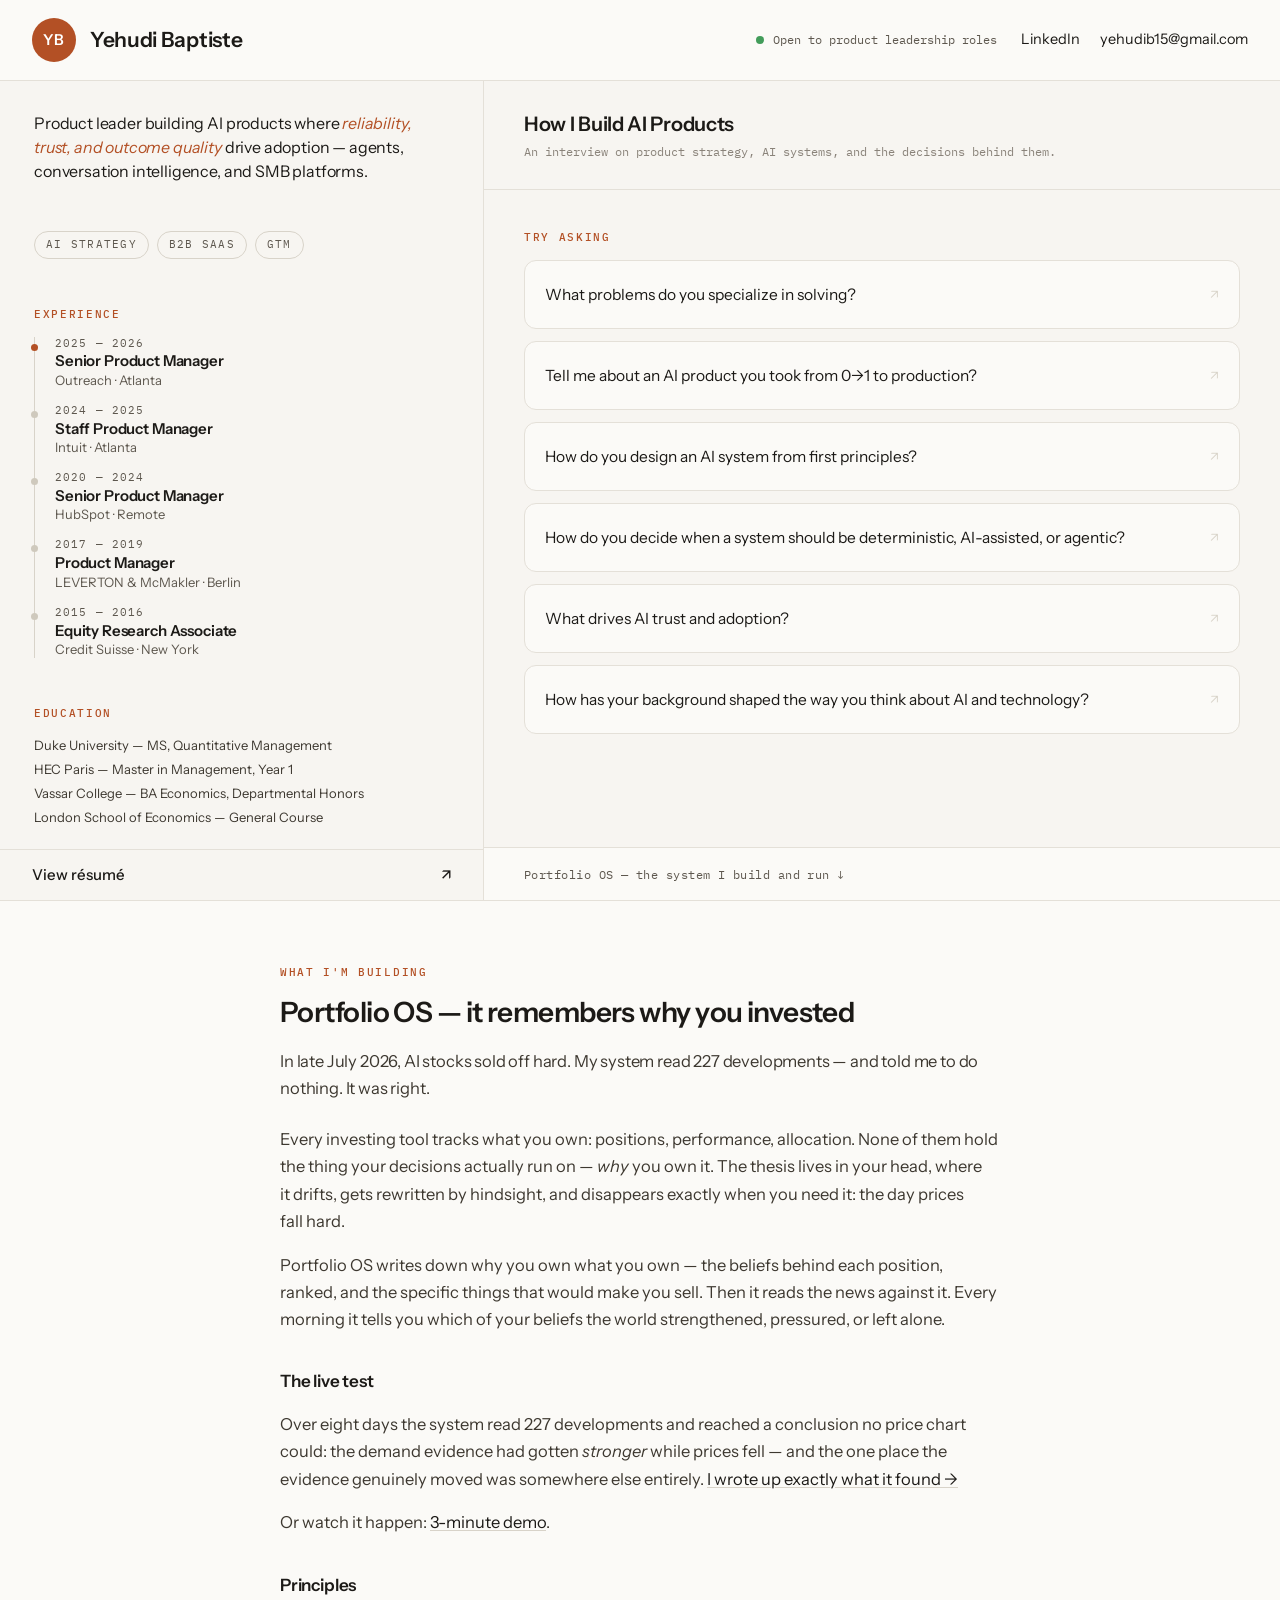
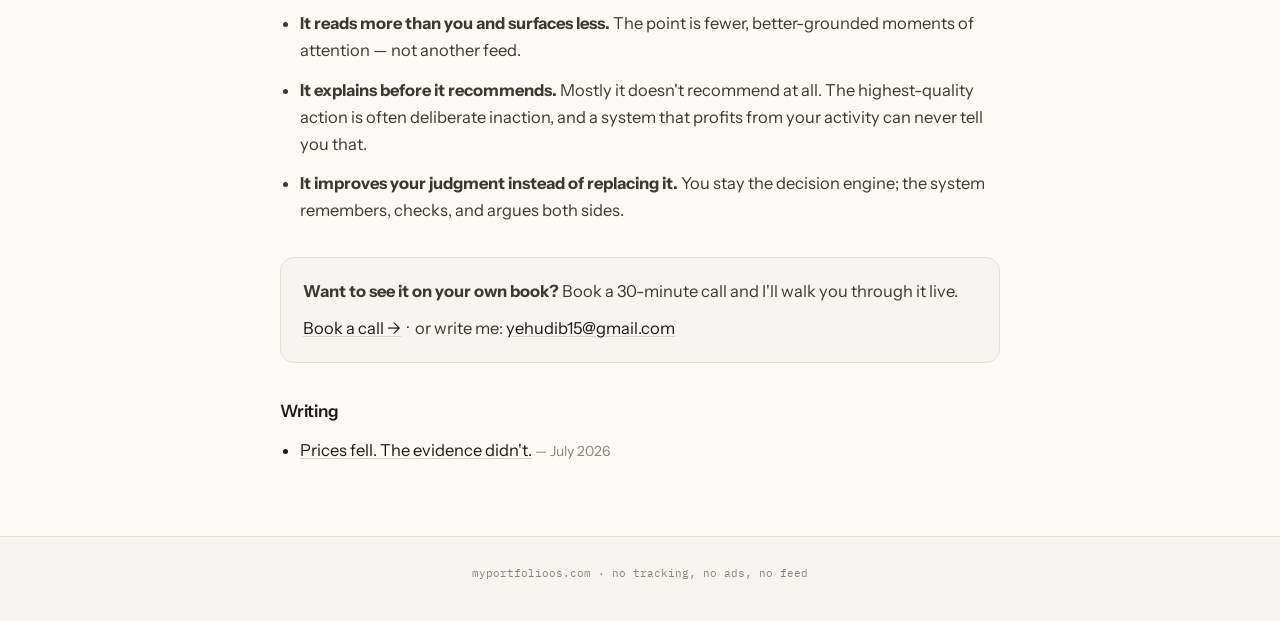
<file: index.html>
<!DOCTYPE html>
<html lang="en">
<head>
<meta charset="utf-8">
<meta name="viewport" content="width=device-width, initial-scale=1">

<title>Yehudi Baptiste — AI Product Leader</title>
<meta name="description" content="Yehudi Baptiste is a product leader with 10+ years building AI products where reliability, trust, and outcome quality drive adoption. Launched Intuit's first AI agent platform; led conversation intelligence at Outreach and HubSpot.">
<link rel="canonical" href="https://myportfolioos.com/">

<meta property="og:type" content="profile">
<meta property="og:url" content="https://myportfolioos.com/">
<meta property="og:title" content="Yehudi Baptiste — AI Product Leader">
<meta property="og:description" content="Product leader building AI products where reliability, trust, and outcome quality drive adoption — agents, conversation intelligence, and SMB platforms.">
<meta property="og:image" content="https://myportfolioos.com/assets/og-image.png">
<meta property="og:image:width" content="1200">
<meta property="og:image:height" content="630">
<meta property="og:image:alt" content="Yehudi Baptiste — AI Product Leader. Product leader building AI products where reliability, trust, and outcome quality drive adoption.">
<meta name="twitter:card" content="summary_large_image">
<meta name="twitter:image" content="https://myportfolioos.com/assets/og-image.png">
<meta name="twitter:title" content="Yehudi Baptiste — AI Product Leader">
<meta name="twitter:description" content="Product leader building AI products where reliability, trust, and outcome quality drive adoption — agents, conversation intelligence, and SMB platforms.">

<link rel="preconnect" href="https://fonts.googleapis.com">
<link rel="preconnect" href="https://fonts.gstatic.com" crossorigin>
<link href="https://fonts.googleapis.com/css2?family=Instrument+Sans:ital,wght@0,400;0,500;0,600;1,400&family=IBM+Plex+Mono:wght@400;500&display=swap" rel="stylesheet">
<link rel="stylesheet" href="landing.css">

<script type="application/ld+json">
{
  "@context": "https://schema.org",
  "@type": "Person",
  "name": "Yehudi Baptiste",
  "url": "https://myportfolioos.com/",
  "jobTitle": "Product Leader — AI Agents, Conversation Intelligence & SMB Platforms",
  "email": "mailto:yehudib15@gmail.com",
  "address": { "@type": "PostalAddress", "addressLocality": "Pembroke Pines", "addressRegion": "FL", "addressCountry": "US" },
  "sameAs": [
    "https://linkedin.com/in/yehudi-baptiste-3a488392",
    "https://github.com/Yehudib09"
  ],
  "image": "https://myportfolioos.com/assets/og-image.png",
  "alumniOf": [
    { "@type": "CollegeOrUniversity", "name": "Duke University" },
    { "@type": "CollegeOrUniversity", "name": "HEC Paris" },
    { "@type": "CollegeOrUniversity", "name": "Vassar College" },
    { "@type": "CollegeOrUniversity", "name": "London School of Economics" }
  ],
  "worksFor": { "@type": "Organization", "name": "Portfolio OS" },
  "knowsAbout": ["AI agents", "LLM evaluation", "Conversation intelligence", "0→1 product strategy", "Revenue platforms", "Human-AI collaboration"]
}
</script>
</head>
<body>

<!-- Everything inside .screen is exactly one viewport tall and never scrolls the page.
     The rail and the transcript scroll inside themselves. This mirrors meddahabdallah.pro,
     which Yehudi named as the reference on 2026-09-11. -->
<div class="screen">

<header class="site-header">
  <div class="identity">
    <div class="avatar" aria-hidden="true">YB</div>
    <div class="name">Yehudi Baptiste</div>
  </div>
  <div class="spacer"></div>
  <p class="status"><span class="dot" aria-hidden="true"></span> Open to product leadership roles</p>
  <nav class="contact" aria-label="Contact">
    <a href="https://linkedin.com/in/yehudi-baptiste-3a488392" target="_blank" rel="noopener">LinkedIn</a>
    <a href="mailto:yehudib15@gmail.com">yehudib15@gmail.com</a>
  </nav>
</header>

<div class="stage">

  <aside class="rail">
   <div class="rail-scroll">
    <h1 class="lede">Product leader building AI products where <em>reliability, trust, and outcome quality</em> drive adoption — agents, conversation intelligence, and SMB platforms.</h1>

    <ul class="tags">
      <li>AI Strategy</li>
      <li>B2B SaaS</li>
      <li>GTM</li>
    </ul>

    <section class="block grow" aria-labelledby="exp-h">
      <h2 class="kicker" id="exp-h">Experience</h2>
      <ol class="timeline">
        <li class="current">
          <span class="years">2025 — 2026</span>
          <span class="role">Senior Product Manager</span>
          <span class="org">Outreach · Atlanta</span>
        </li>
        <li>
          <span class="years">2024 — 2025</span>
          <span class="role">Staff Product Manager</span>
          <span class="org">Intuit · Atlanta</span>
        </li>
        <li>
          <span class="years">2020 — 2024</span>
          <span class="role">Senior Product Manager</span>
          <span class="org">HubSpot · Remote</span>
        </li>
        <li>
          <span class="years">2017 — 2019</span>
          <span class="role">Product Manager</span>
          <span class="org">LEVERTON &amp; McMakler · Berlin</span>
        </li>
        <li>
          <span class="years">2015 — 2016</span>
          <span class="role">Equity Research Associate</span>
          <span class="org">Credit Suisse · New York</span>
        </li>
      </ol>
    </section>

    <section class="block" aria-labelledby="edu-h">
      <h2 class="kicker" id="edu-h">Education</h2>
      <ul class="edu">
        <li>Duke University — MS, Quantitative Management</li>
        <li>HEC Paris — Master in Management, Year 1</li>
        <li>Vassar College — BA Economics, Departmental Honors</li>
        <li>London School of Economics — General Course</li>
      </ul>
    </section>
   </div>

    <a class="resume" href="assets/Yehudi_Baptiste_Resume_2026.pdf" target="_blank" rel="noopener">
      <span>View r&eacute;sum&eacute;</span>
      <span class="arrow" aria-hidden="true">&#8599;</span>
    </a>
  </aside>

  <main class="panel" id="main">
    <div class="panel-head">
      <div>
        <h2 class="panel-title">How I Build AI Products</h2>
        <p class="panel-sub">An interview on product strategy, AI systems, and the decisions behind them.</p>
      </div>
      <div class="spacer"></div>
      <button type="button" class="reset" id="reset" hidden>&#8634; New chat</button>
    </div>

    <div class="transcript" id="transcript">
      <!--
        The three answers below are real markup, not JavaScript strings. Two reasons:
        a crawler indexes them, and the page still works with JavaScript switched off.
        site.js reads this section, hides it, and replays each answer into #log on click.
        In v2 the same markup stays as the no-JS and model-down fallback.
      -->
      <section class="qa" id="qa" aria-labelledby="qa-h">
        <h2 class="kicker" id="qa-h">Try asking</h2>

        <article class="qa-item" id="q-specialty">
          <h3>What problems do you specialize in solving?</h3>
          <div class="answer">
            <p>My work sits at the intersection of AI product management, AI strategy, and decision intelligence.</p>
            <p>Over the last 10+ years, I&rsquo;ve built AI products across startups and global technology companies, from early natural language processing work in Germany to scaling AI products at HubSpot and Intuit. I focus on turning messy, unstructured information into products that help people make better decisions and take action, where trust, reliability, and outcome quality drive adoption.</p>
            <p>At HubSpot, I evolved the sales CRM experience from system of record to AI-guided selling, driving 20+ points of adoption improvement. At Intuit, I incubated and shipped an AI Customer Agent from 0&#8594;1 as part of its AI-native CRM initiative, scaling it to 1,000+ users and improving measured accuracy from roughly 60% to 90%, while supporting workflows tied to $400M+ in SMB business opportunities.</p>
          </div>
        </article>

        <article class="qa-item" id="q-zero-to-one">
          <h3>Tell me about an AI product you took from 0&#8594;1 to production?</h3>
          <div class="answer">
            <p>At Intuit, I led a P0 AI-native CRM initiative, taking an AI customer agent from zero to one.</p>
            <p>The problem was simple: SMB operators were losing leads in their inboxes because they didn&rsquo;t have the time to manage the customer lifecycle. We hypothesized that an AI agent could identify and qualify those leads, and ultimately engage customers on the seller&rsquo;s behalf.</p>
            <p>I deliberately started narrow. We built a single prompt-based experience to validate the core use case before investing in a broader agent architecture. Once we validated it, we expanded into orchestration across lead identification, prioritization, qualification, and engagement.</p>
            <p>I partnered closely with engineering and our AI teams to build the system and the evaluation infrastructure around it. We started with human evaluation, built a golden dataset of roughly 1,000 lead emails, and introduced LLM-based evaluators. That took accuracy from roughly 60% to 90%.</p>
            <p>Within three months, we scaled to 1,000+ users, with customers telling us the agent surfaced leads they otherwise would have missed.</p>
            <p>The broader outcome was establishing the architecture and evaluation practices for building AI agents at speed&mdash;not just shipping one AI feature, but creating a foundation for scaling agentic products.</p>
          </div>
        </article>

        <article class="qa-item" id="q-first-principles">
          <h3>How do you design an AI system from first principles?</h3>
          <div class="answer">
            <p>I start with the outcome, not the model.</p>
            <p>I think about an AI product as a system that transforms a goal and a representation of reality into better decisions, actions, and ultimately outcomes. So before I think about agents, prompts, or models, I work through six questions:</p>
            <p class="chain">Goal &#8594; Governance &#8594; Capability &#8594; State &#8594; Observability &#8594; Feedback</p>

            <h4>1. Goal &mdash; What outcome are we trying to improve?</h4>
            <p>First, I identify the user&rsquo;s goals and choose the primary goal. That goal becomes the most important constraint on the system. It determines which workflow matters, which decisions are valuable, and what success looks like.</p>
            <p>For example, in revenue, the goal might not be &ldquo;summarize calls.&rdquo; It might be improving win rate, reducing sales cycle, or helping a seller decide where to focus.</p>

            <h4>2. Governance &mdash; What should the system be allowed to do?</h4>
            <p>Then I define the system&rsquo;s boundaries: permissions, decision rights, policies, escalation, and where humans need to remain in control.</p>
            <p>This is particularly important with AI because capability can exceed what we should actually delegate. I want to distinguish between what the system <em>can</em> do and what it <em>should</em> do.</p>
            <p>That leads naturally to progressive autonomy: the system can start by informing or recommending, then earn the ability to take more action as reliability and trust increase.</p>

            <h4>3. Capability &mdash; What intelligence is actually required?</h4>
            <p>Only then do I determine what the system needs to be capable of.</p>
            <p>That might include reasoning, prediction, synthesis, prioritization, planning, recommendation, tool use, or execution. I don&rsquo;t start with &ldquo;Where can I put an LLM?&rdquo; I start with the decision or workflow problem and determine what intelligence is actually necessary.</p>

            <h4>4. State &mdash; What does the system need to know about the world right now?</h4>
            <p>This is where I define the system&rsquo;s world model. I think about it as:</p>
            <p class="chain">Context + Memory + State</p>
            <ul>
              <li><strong>Context</strong> is the relatively stable background &mdash; who or what something is.</li>
              <li><strong>Memory</strong> is history &mdash; what happened previously.</li>
              <li><strong>State</strong> is current reality &mdash; what is true right now.</li>
            </ul>
            <p>That distinction matters because the same context and history can produce completely different decisions depending on current state. A good AI system therefore isn&rsquo;t just retrieving information; it&rsquo;s maintaining a representation of the world that is relevant to the decision.</p>

            <h4>5. Observability &mdash; How do we know what the system is doing and whether we can trust it?</h4>
            <p>For AI systems, observability has to go beyond traditional system health. I want to know:</p>
            <ul>
              <li>What did the system see?</li>
              <li>What did it infer?</li>
              <li>What evidence supported the inference?</li>
              <li>What decision did it make?</li>
              <li>What action did it take?</li>
              <li>How confident was it?</li>
              <li>What happened afterward?</li>
            </ul>
            <p>That creates the foundation for explainability, evaluation, and trust. Critical calculations can remain deterministic, while inferential components are explicitly evaluated and appropriately gated.</p>

            <h4>6. Feedback &mdash; How does the system get better?</h4>
            <p>Finally, I design the learning loop.</p>
            <p>The action produces an outcome. The outcome generates information. That information updates the system&rsquo;s understanding and improves future decisions.</p>
          </div>
        </article>

        <article class="qa-item" id="q-spectrum">
          <h3>How do you decide when a system should be deterministic, AI-assisted, or agentic?</h3>
          <div class="answer">
            <p>I think about it as a spectrum of intelligence and autonomy, based on what the workflow actually requires.</p>
            <p><strong>Deterministic systems</strong> work best when the logic is well understood and precision matters. At HubSpot, for example, Guided Selling used deterministic rules to translate known signals into specific recommended actions&mdash;for example, when a deal stage changes to &ldquo;Negotiation,&rdquo; recommend &ldquo;Draft Contract.&rdquo;</p>
            <p><strong>AI-assisted systems</strong> are useful when the problem requires intelligence and/or action, but the system needs defined boundaries. With Topic Explorer, I built a conversation-intelligence capability that helped teams understand which topics and conversation patterns were associated with won versus lost deals. We defined the analytical questions and structure upfront, then used an LLM to synthesize and reason over the conversation data within those boundaries.</p>
            <p><strong>Agentic systems</strong> become useful when intelligence needs to be connected to action. For example, if a deal enters negotiation, an agent could understand the deal context, determine what contract is appropriate, draft it, route it for approval, and coordinate the next steps. The system isn&rsquo;t just recommending an action&mdash;it is acting toward a goal.</p>
            <p>This is the right treatment when the workflow requires dynamic reasoning across multiple steps and systems, rather than simply applying a rule or generating an insight. The agent can own the bounded responsibility of moving the contract process forward while governance defines what it is allowed to do and when a human needs to intervene.</p>
          </div>
        </article>

        <article class="qa-item" id="q-trust">
          <h3>What drives AI trust and adoption?</h3>
          <div class="answer">
            <p>I think there are four conditions that determine whether people will adopt AI: relevance, reliability, observability, and control.</p>
            <p><strong>Relevance &mdash; &ldquo;Do I want this?&rdquo;</strong> Is this a problem worth delegating&mdash;frequent, painful, costly, or error-prone&mdash;and is the user comfortable handing it off?</p>
            <p><strong>Reliability &mdash; &ldquo;Can I trust it?&rdquo;</strong> Can I depend on the system to perform consistently and correctly, including when it encounters unexpected situations?</p>
            <p><strong>Observability &mdash; &ldquo;Can I see and verify it?&rdquo;</strong> Can I understand what the system is doing, inspect the evidence behind its actions, and know why it reached a conclusion?</p>
            <p><strong>Control &mdash; &ldquo;Can I intervene?&rdquo;</strong> Can I set boundaries, review consequential actions, override the system, or take back control when necessary?</p>
            <p>Reliability + observability + control create trust. Relevance + trust create adoption. And adoption only matters if it improves outcomes.</p>
          </div>
        </article>

        <article class="qa-item" id="q-background">
          <h3>How has your background shaped the way you think about AI and technology?</h3>
          <div class="answer">
            <p>My background across economics, product management, and applied AI has shaped how I think about technology: I&rsquo;m less interested in technical capabilities than in how systems improve institutions, expand opportunity, and drive better outcomes.</p>
            <p>Economics taught me to think in terms of incentives, institutions, and systems. Product management taught me to turn that thinking into products. And 10+ years building AI products has taught me that AI&rsquo;s greatest promise is expanding human capability&mdash;not simply automating work.</p>
            <p>That conviction shapes my product philosophy: AI should strengthen human judgment, not replace it. The best systems help people navigate complexity, make better decisions, and act with greater leverage.</p>
            <p>And the strongest systems are built with users, not simply delivered to them. That combination of augmentation, human agency, and real-world feedback guides how I design AI products today.</p>
          </div>
        </article>

      </section>

      <!-- Answers accumulate BELOW the card grid, never above it. With #log first,
           asking one question pushed all six cards out of the scroll viewport
           (measured: #qa top 2572px in a 574px container) and the page looked
           finished after a single click. -->
      <div class="log" id="log" role="log" aria-live="polite" aria-label="Conversation"></div>
    </div>

    <!-- Gives the panel a bottom edge — the rail terminates deliberately and this column
         did not — and is the only route on the first screen to the Portfolio OS section,
         which holds the Loom demo, the essay and the booking link. -->
    <div class="panel-foot">
      <a href="#portfolio-os" id="more">Portfolio OS &#8212; the system I build and run <span aria-hidden="true">&#8595;</span></a>
    </div>

  </main>
</div>

</div><!-- /.screen -->

<!--
  Everything below is the original myportfolioos.com landing copy, kept intact.
  Only the old "About" section was removed — the rail above now carries it.
  This whole <section> is self-contained: moving it to its own page is one cut.
-->
<section class="product" id="portfolio-os" aria-labelledby="pos-h">
  <div class="product-inner">
    <h2 class="kicker" id="pos-h">What I'm building</h2>
    <h3 class="product-title">Portfolio OS — it remembers why you invested</h3>

    <p class="product-lede">In late July 2026, AI stocks sold off hard. My system read 227 developments — and told me to do nothing. It was right.</p>

    <p>Every investing tool tracks what you own: positions, performance, allocation. None of them hold the thing your decisions actually run on — <em>why</em> you own it. The thesis lives in your head, where it drifts, gets rewritten by hindsight, and disappears exactly when you need it: the day prices fall hard.</p>

    <p>Portfolio OS writes down why you own what you own — the beliefs behind each position, ranked, and the specific things that would make you sell. Then it reads the news against it. Every morning it tells you which of your beliefs the world strengthened, pressured, or left alone.</p>

    <h4>The live test</h4>
    <p>Over eight days the system read 227 developments and reached a conclusion no price chart could: the demand evidence had gotten <em>stronger</em> while prices fell — and the one place the evidence genuinely moved was somewhere else entirely. <a href="/writing/prices-fell-evidence-didnt.html">I wrote up exactly what it found &#8594;</a></p>

    <p>Or watch it happen: <a href="https://www.loom.com/share/b07b78b3b69f4e22bdda900296747a83" target="_blank" rel="noopener">3-minute demo</a>.</p>

    <h4>Principles</h4>
    <ul class="principles">
      <li><strong>It reads more than you and surfaces less.</strong> The point is fewer, better-grounded moments of attention — not another feed.</li>
      <li><strong>It explains before it recommends.</strong> Mostly it doesn't recommend at all. The highest-quality action is often deliberate inaction, and a system that profits from your activity can never tell you that.</li>
      <li><strong>It improves your judgment instead of replacing it.</strong> You stay the decision engine; the system remembers, checks, and argues both sides.</li>
    </ul>

    <div class="cta" id="access">
      <p><strong>Want to see it on your own book?</strong> Book a 30-minute call and I'll walk you through it live.</p>
      <p><a href="https://calendar.app.google/YMyneDMxNtQpHz9R6" target="_blank" rel="noopener">Book a call &#8594;</a> &nbsp;·&nbsp; or write me: <a href="mailto:yehudib15@gmail.com?subject=Portfolio%20OS">yehudib15@gmail.com</a></p>
    </div>

    <h4>Writing</h4>
    <ul class="writing-list">
      <li><a href="/writing/prices-fell-evidence-didnt.html">Prices fell. The evidence didn't.</a> <span class="meta">— July 2026</span></li>
    </ul>
  </div>
</section>

<footer class="site-footer">
  <p>myportfolioos.com · no tracking, no ads, no feed</p>
</footer>

<script src="site.js"></script>
</body>
</html>
</file>
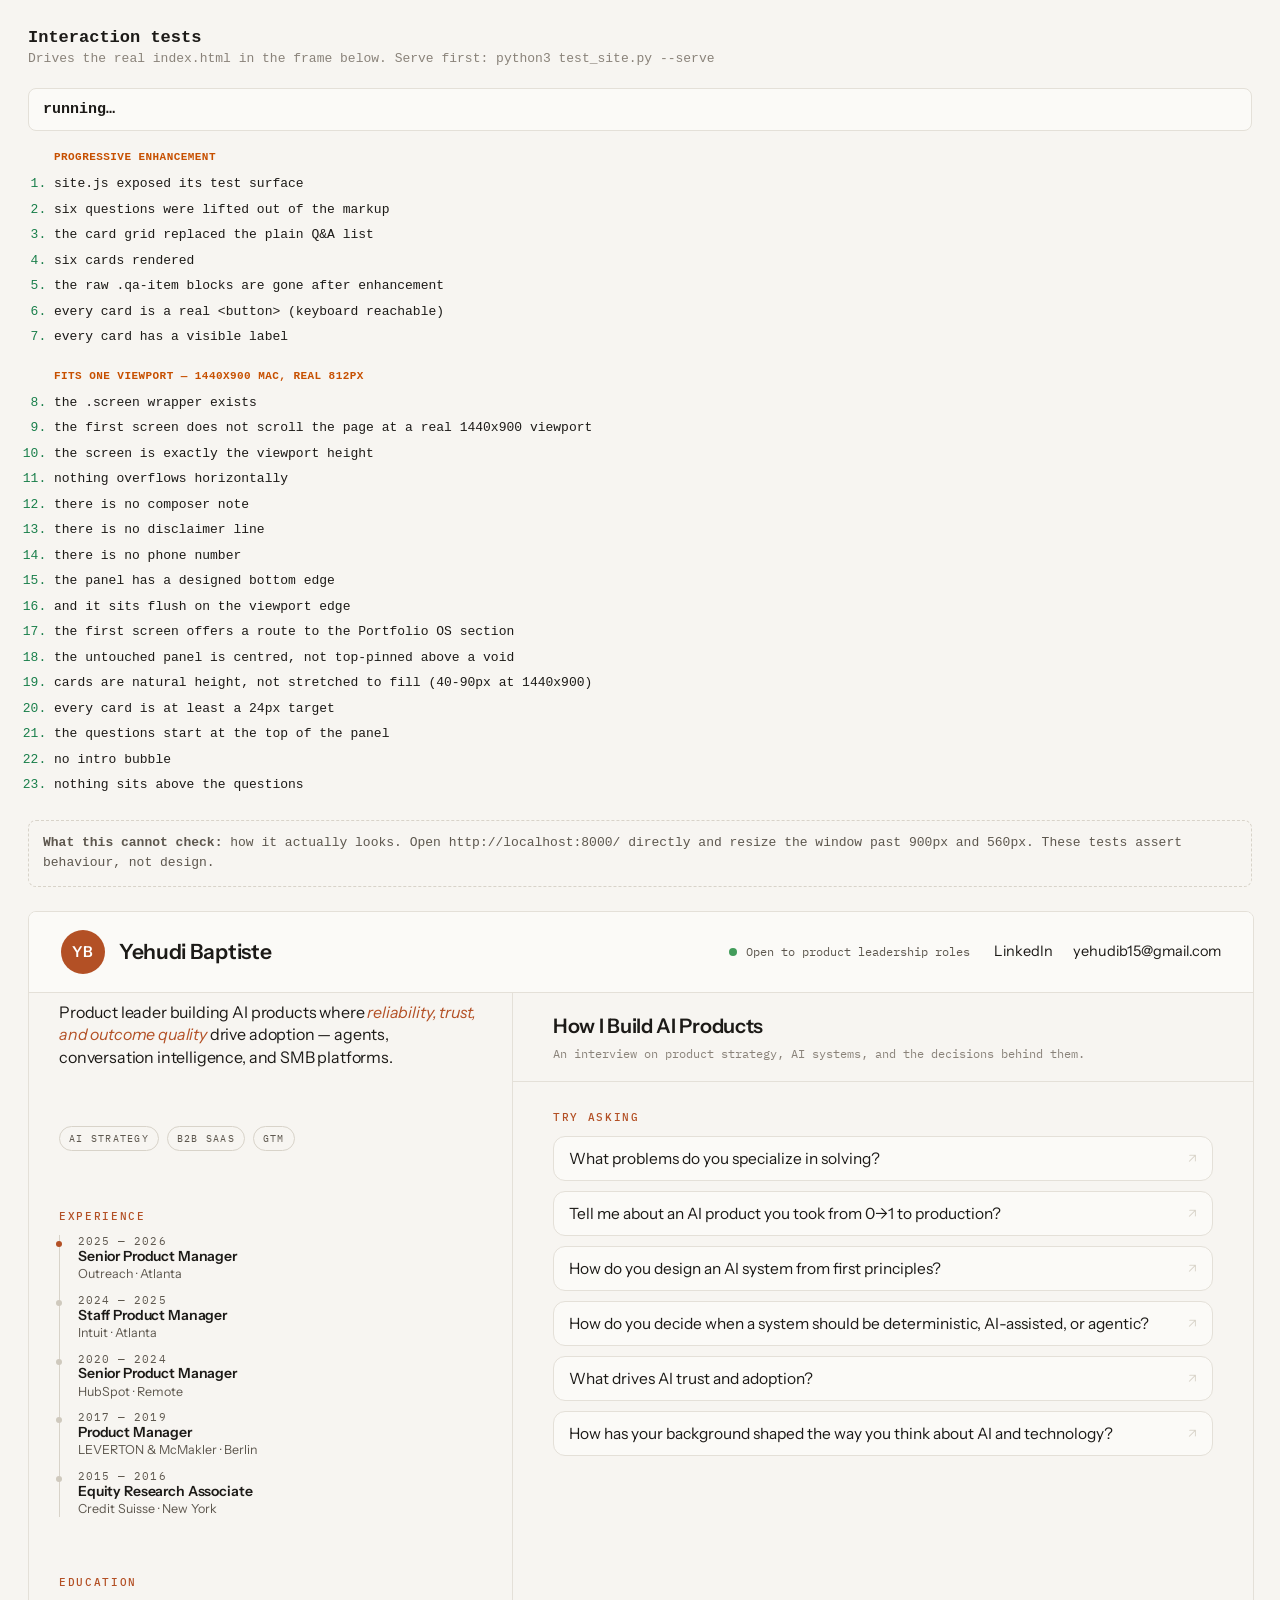
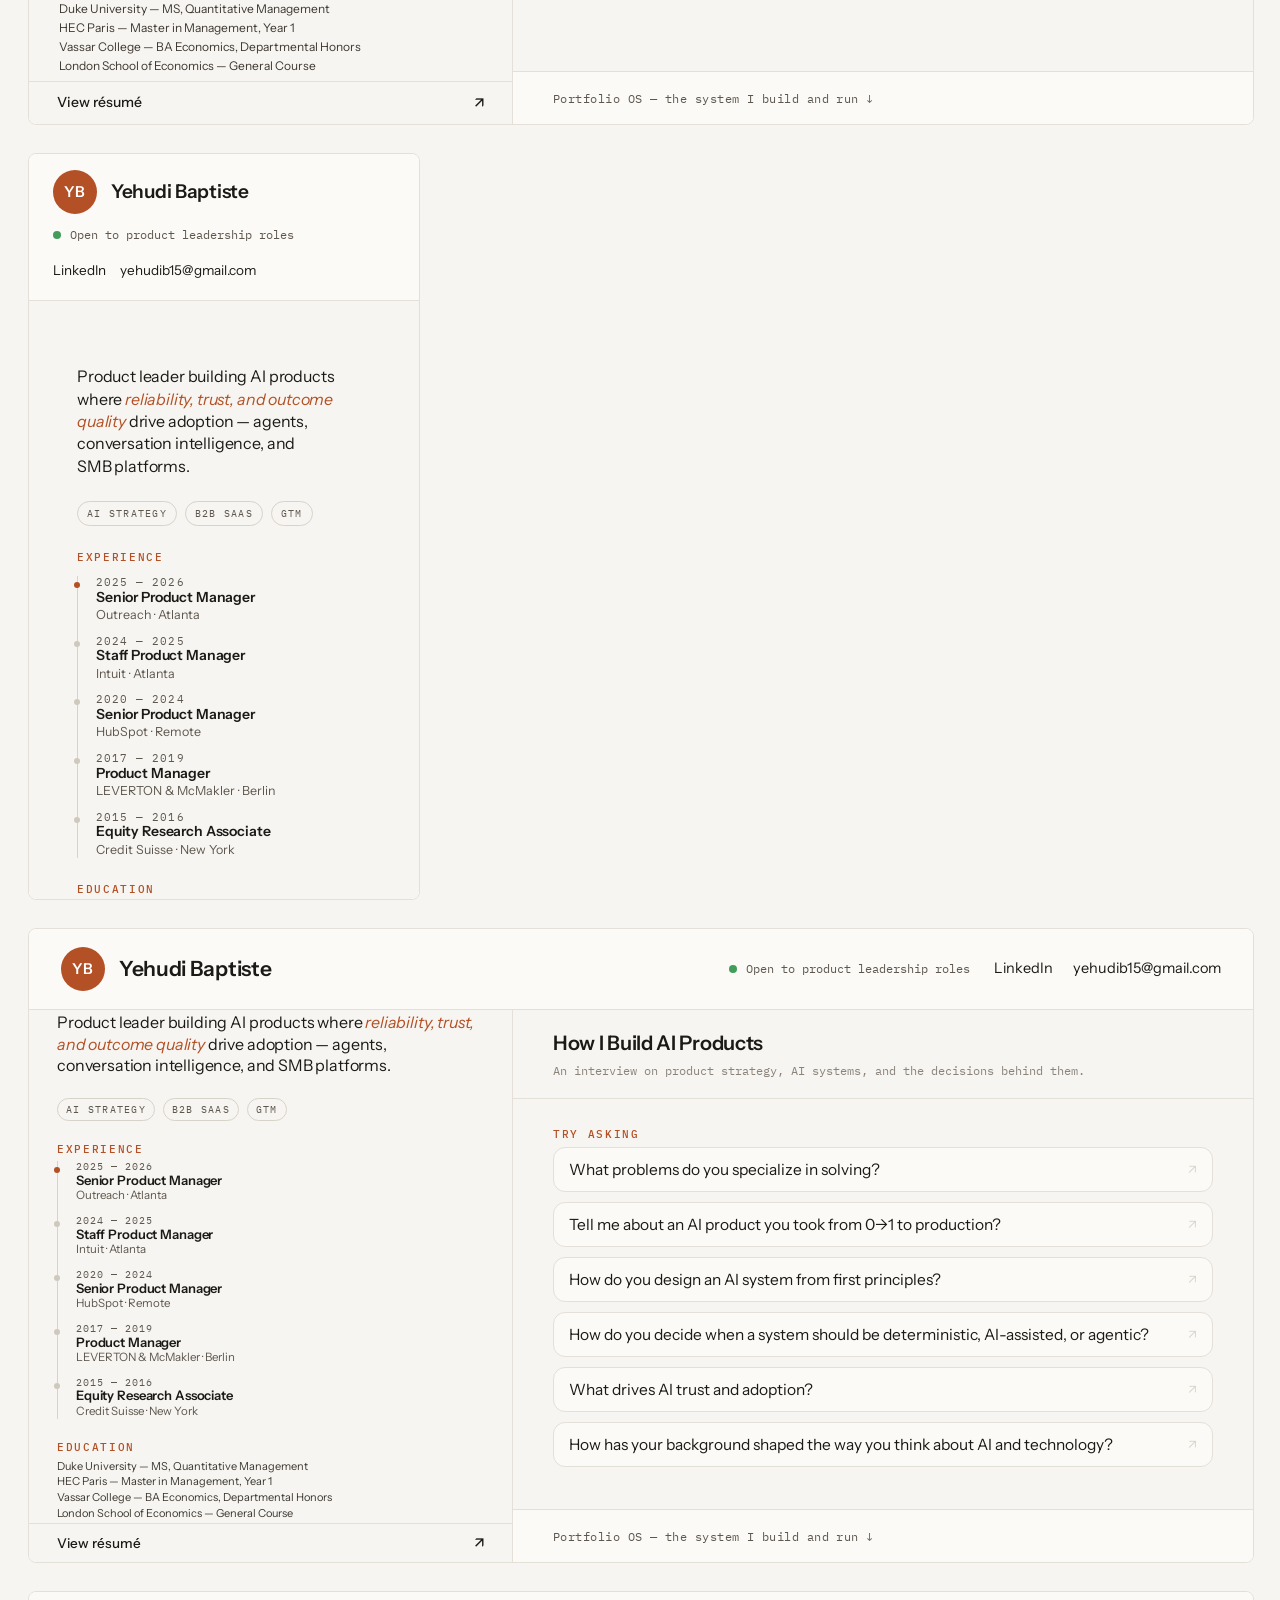
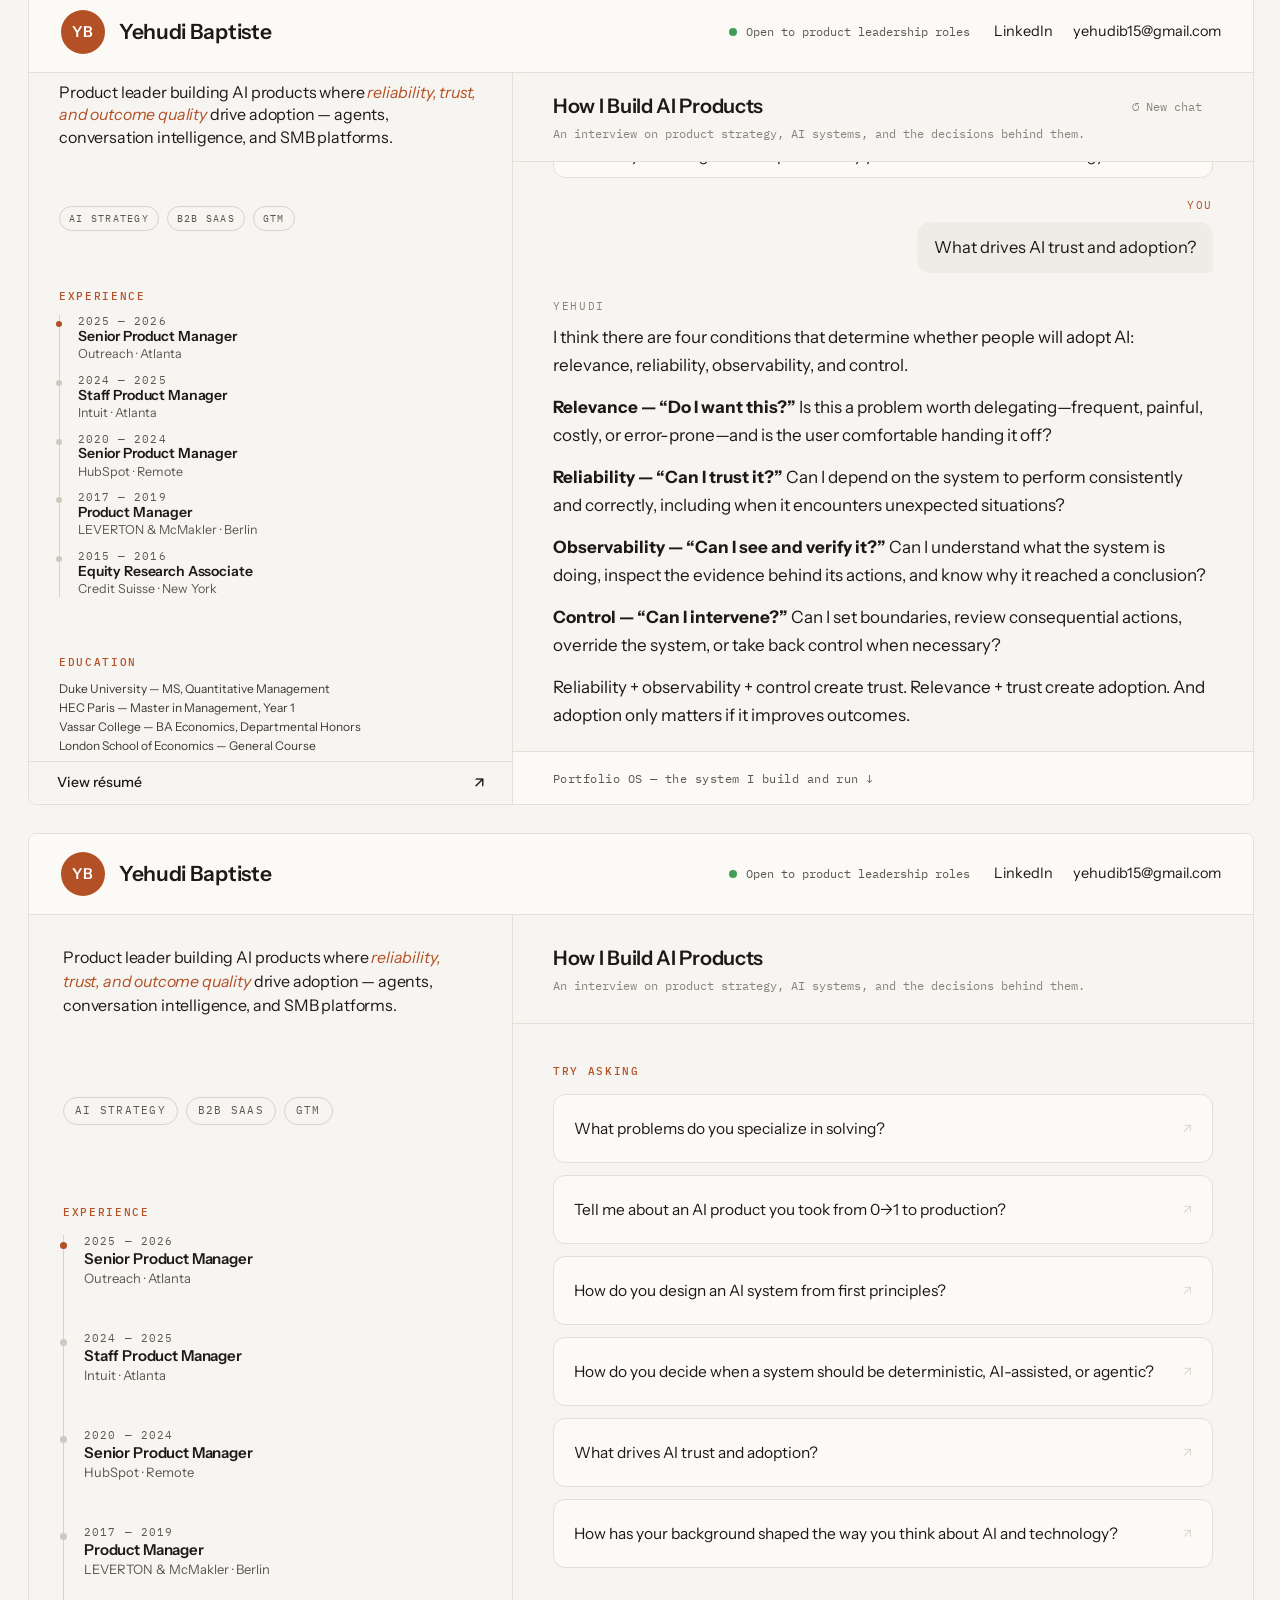
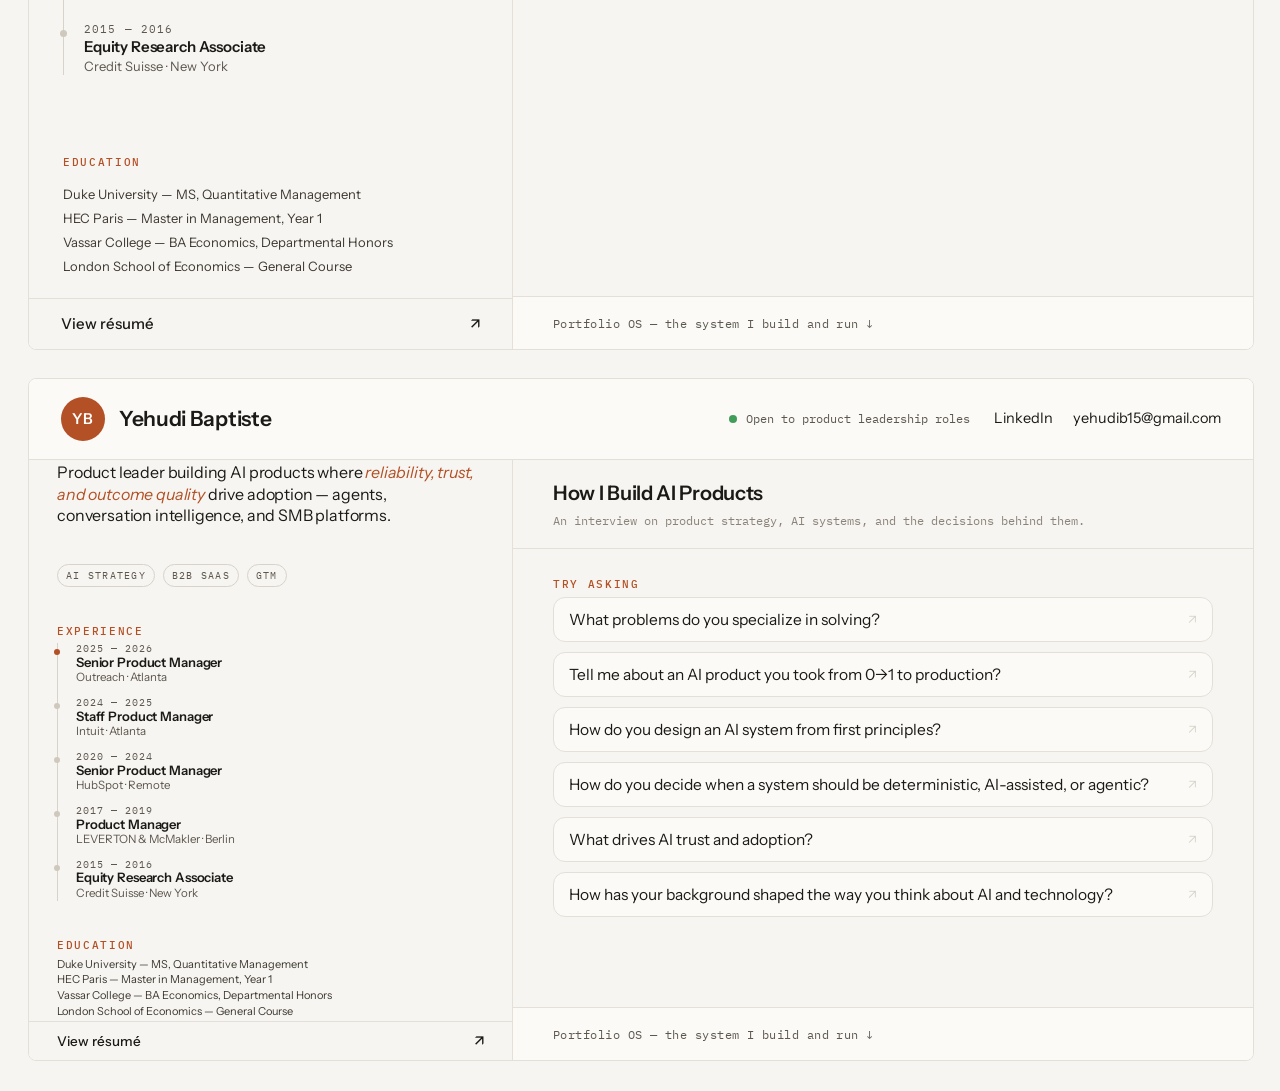
<file: tests.html>
<!DOCTYPE html>
<html lang="en">
<head>
<meta charset="utf-8">
<meta name="viewport" content="width=device-width, initial-scale=1">
<title>Interaction tests — myportfolioos.com</title>
<meta name="robots" content="noindex">
<style>
  :root { color-scheme: light; }
  body { margin: 0; padding: 28px; background: #f7f5f1; color: #1c1a17;
         font-family: 'IBM Plex Mono', ui-monospace, Menlo, monospace; font-size: 13px; }
  h1 { font-size: 17px; margin: 0 0 4px; }
  .sub { color: #8a837a; margin: 0 0 22px; }
  #summary { font-size: 15px; font-weight: 600; padding: 12px 14px; border-radius: 8px;
             margin: 0 0 18px; border: 1px solid #e4e0d8; background: #fbfaf7; }
  #summary.pass { border-color: #1a7f4b; color: #1a7f4b; }
  #summary.fail { border-color: #b3261e; color: #b3261e; }
  ol { margin: 0; padding-left: 26px; }
  li { padding: 3px 0; line-height: 1.5; }
  li.ok::marker { color: #1a7f4b; }
  li.bad { color: #b3261e; font-weight: 500; }
  li.bad::marker { color: #b3261e; }
  .group { margin: 20px 0 8px; font-weight: 600; letter-spacing: 0.04em;
           text-transform: uppercase; font-size: 11px; color: #c75000; }
  #mframe { width: 390px;  height: 745px; }
  #sframe { width: 1280px; height: 633px; }
  #dframe { width: 1440px; height: 812px; }
  #tframe { width: 1440px; height: 1115px; }
  #gframe { width: 1366px; height: 681px; }
  iframe { width: 1440px; height: 812px; border: 1px solid #e4e0d8; border-radius: 8px;
           margin-top: 24px; background: #fff; max-width: 100%; }
  .note { margin-top: 22px; padding: 12px 14px; border: 1px dashed #d8d3c9;
          border-radius: 8px; color: #5d574e; line-height: 1.6; }
</style>
</head>
<body>

<h1>Interaction tests</h1>
<p class="sub">Drives the real index.html in the frame below. Serve first: <code>python3 test_site.py --serve</code></p>

<div id="summary">running…</div>
<ol id="results"></ol>

<div class="note">
  <strong>What this cannot check:</strong> how it actually looks. Open
  <code>http://localhost:8000/</code> directly and resize the window past 900px and 560px.
  These tests assert behaviour, not design.
</div>

<!--
  VIEWPORT heights, not screen heights. Every frame here used to carry the display size —
  900, 768, 720 — and on 2026-09-12 that hid a real regression: a 1440x900 Mac gives the
  page about 812px once Chrome's tab strip and URL bar are subtracted, and the rail
  overflowed by 79px there while this suite reported 100/100 green. A screen size is not a
  viewport. The labels below name the machine; the height is what the page actually gets.
-->
<iframe id="frame"  src="index.html"         title="1440x900 Mac, Chrome"   width="1440" height="812"></iframe>
<iframe id="mframe" src="index.html"         title="iPhone 390x844, Safari" width="390"  height="745"></iframe>
<iframe id="sframe" src="index.html"         title="1280x720 laptop"        width="1280" height="633"></iframe>
<iframe id="dframe" src="index.html#q-trust" title="Deep link, 1440x900 Mac" width="1440" height="812"></iframe>
<iframe id="tframe" src="index.html"         title="1440x1200 display"      width="1440" height="1115"></iframe>
<iframe id="gframe" src="index.html"         title="1366x768 laptop"        width="1366" height="681"></iframe>

<script>
(function () {
  var results = document.getElementById("results");
  var summary = document.getElementById("summary");
  var ran = 0, bad = 0;

  function group(name) {
    var li = document.createElement("div");
    li.className = "group";
    li.textContent = name;
    results.appendChild(li);
  }

  function check(label, got, want) {
    if (want === undefined) want = true;
    ran++;
    var ok = got === want;
    if (!ok) bad++;
    var li = document.createElement("li");
    li.className = ok ? "ok" : "bad";
    li.textContent = label + (ok ? "" : "  → got " + JSON.stringify(got));
    results.appendChild(li);
  }

  function done() {
    summary.textContent = (ran - bad) + "/" + ran + " passed";
    summary.className = bad ? "fail" : "pass";
  }

  function fail(msg) {
    summary.textContent = msg;
    summary.className = "fail";
  }

  /* ------------------------------------------------------------------ 390px
   * A string match on "max-width: 900px" was green while the phone layout was
   * completely broken: .stage kept `flex: 1 1 0` from the desktop rule, collapsed
   * to 0px once .screen stopped being a fixed-height flex column, and every child
   * painted on top of the section below. Measure the box, never the stylesheet. */
  function narrow() {
    group("390x745 — a real phone viewport, measured not asserted from CSS");
    var f = document.getElementById("mframe");
    var d = f.contentDocument, w = f.contentWindow;
    var de = d.documentElement;
    var stage = d.querySelector(".stage");
    var product = d.querySelector(".product");
    var sh = stage.getBoundingClientRect();

    check("the stage has real height (it collapsed to 0 on 2026-09-11)",
          Math.round(sh.height) > 400);
    check("the stage is not flex-basis 0 here",
          w.getComputedStyle(stage).flexGrow, "0");
    check("the Portfolio OS section starts below the stage, not on top of it",
          product.getBoundingClientRect().top >= sh.bottom - 2);
    check("the page does not scroll sideways", de.scrollWidth <= de.clientWidth + 1);
    check("the screen lock is released", w.getComputedStyle(d.querySelector(".screen")).overflow, "visible");
    check("the rail stacks above the panel",
          d.querySelector(".rail").getBoundingClientRect().bottom
            <= d.querySelector(".panel").getBoundingClientRect().top + 2);
    check("the résumé link is reachable", d.querySelector(".resume").getBoundingClientRect().height > 20);
    short();
  }

  /* ----------------------------------------------------------------- 1280x720
   * The commonest laptop. The bottom two cards clipped here while 1440x900 was fine. */
  function short() {
    group("1280x720 laptop — real 633px viewport");
    var f = document.getElementById("sframe");
    var d = f.contentDocument;
    var de = d.documentElement;
    var tr = d.querySelector(".transcript");
    var cards = d.querySelectorAll(".ask");

    check("the page still fits at the smallest common laptop",
          d.querySelector(".screen").scrollHeight <= d.querySelector(".screen").clientHeight + 2);
    check("all six cards render", cards.length, 6);
    check("no card is clipped by the transcript",
          Array.prototype.every.call(cards, function (b) {
            return b.getBoundingClientRect().bottom <= tr.getBoundingClientRect().bottom + 1;
          }));
    check("the last card is fully visible",
          cards[cards.length - 1].getBoundingClientRect().bottom <= de.clientHeight);
    check("the résumé link is still visible",
          d.querySelector(".resume").getBoundingClientRect().bottom <= de.clientHeight + 2);
    var rs2 = d.querySelector(".rail-scroll");
    check("the rail still does not scroll at 1280x720",
          rs2.scrollHeight <= rs2.clientHeight + 1);
    check("Education is still visible at 1280x720",
          d.querySelector(".edu").getBoundingClientRect().bottom
            <= rs2.getBoundingClientRect().bottom + 1);
    deep();
  }

  /* -------------------------------------------------------------- deep link
   * The link Yehudi pastes into an email. Moving #log below the card grid left this
   * showing 56px of a 430px answer, sliced mid-glyph by the composer, because the
   * deep-link path suppressed the scroll along with the focus. */
  /* Wait for the scroll to SETTLE before measuring. These assertions check the result
   * of a smooth scroll; sampling on a fixed timeout made the suite report 71/73 under
   * normal motion and 73/73 with --force-prefers-reduced-motion, on identical code.
   * A harness that shows red on a clean tree is a harness you stop reading. */
  function whenSettled(win, el, cb) {
    var last = -1, stable = 0, frames = 0, moved = false;
    (function tick() {
      // `moved` matters: from a cold start scrollTop is 0 and "3 stable frames" is
      // satisfied instantly, before the scroll has begun. Wait for it to leave 0 first.
      if (el.scrollTop > 0) moved = true;
      if (el.scrollTop === last) stable++; else { stable = 0; last = el.scrollTop; }
      if ((moved && stable >= 3) || ++frames > 300) return cb();
      win.setTimeout(tick, 16);   // NOT win.requestAnimationFrame — detaching it from
                                  // its window throws "Illegal invocation" and hangs the suite.
    })();
  }

  function deep() {
    var f = document.getElementById("dframe");
    var d = f.contentDocument;
    var tr = d.querySelector(".transcript");
    whenSettled(f.contentWindow, tr, function () { deepAssert(f, d, tr); });
  }

  function deepAssert(f, d, tr) {
    group("Deep link /#q-trust actually lands on the answer");
    var ai = d.querySelector(".turn.ai");

    check("the answer was opened from the hash", !!ai);
    if (!ai) { done(); return; }

    var band = tr.getBoundingClientRect();
    var box = ai.getBoundingClientRect();
    var visible = Math.min(box.bottom, band.bottom) - Math.max(box.top, band.top);

    check("the transcript scrolled rather than staying at the top", tr.scrollTop > 50);
    // scrollIntoView() moves every scrollable ancestor. It pushed the header off the
    // page and revealed the Portfolio OS section on a link that should not move the page.
    check("the PAGE did not scroll — the masthead is still on screen",
          f.contentWindow.scrollY, 0);
    check("the header is still visible",
          d.querySelector(".site-header").getBoundingClientRect().top >= -2);
    check("the answer starts inside the visible band", box.top >= band.top - 2);
    check("most of the answer is actually readable (was 56px of 430px)",
          visible > Math.min(box.height, band.height) * 0.8);
    check("it is the right answer",
          /relevance, reliability, observability, and control/i.test(d.getElementById("log").textContent));
    check("arriving by link does NOT steal focus from the page",
          d.activeElement === d.body || d.activeElement === d.documentElement);
    done();
  }

  var frame = document.getElementById("frame");

  frame.addEventListener("load", function () {
    var win, doc;
    try {
      win = frame.contentWindow;
      doc = win.document;
    } catch (e) {
      fail("Cannot reach the frame — open this over http, not file://");
      return;
    }

    if (!win.__site) {
      fail("site.js did not initialise (window.__site is missing)");
      return;
    }

    var S = win.__site;
    var log = doc.getElementById("log");
    var grid = doc.querySelector(".qa-grid");
    var resetBtn = doc.getElementById("reset");

    /* ---------------------------------------------------- enhancement */
    group("Progressive enhancement");
    check("site.js exposed its test surface", !!S);
    check("six questions were lifted out of the markup", S.questions.length, 6);
    check("the card grid replaced the plain Q&A list", !!grid);
    check("six cards rendered", grid ? grid.querySelectorAll(".ask").length : 0, 6);
    check("the raw .qa-item blocks are gone after enhancement",
          doc.querySelectorAll(".qa-item").length, 0);
    check("every card is a real <button> (keyboard reachable)",
          grid ? Array.prototype.every.call(grid.querySelectorAll(".ask"),
                function (b) { return b.tagName === "BUTTON" && b.type === "button"; }) : false);
    check("every card has a visible label",
          grid ? Array.prototype.every.call(grid.querySelectorAll(".ask"),
                function (b) { return b.textContent.trim().length > 8; }) : false);

    /* ---------------------------------------------------- viewport fit */
    group("Fits one viewport — 1440x900 Mac, real 812px");
    var screenEl = doc.querySelector(".screen");
    var de = doc.documentElement;
    check("the .screen wrapper exists", !!screenEl);
    check("the first screen does not scroll the page at a real 1440x900 viewport",
          screenEl.scrollHeight <= screenEl.clientHeight + 2);
    check("the screen is exactly the viewport height",
          Math.abs(screenEl.getBoundingClientRect().height - de.clientHeight) <= 2);
    check("nothing overflows horizontally", de.scrollWidth <= de.clientWidth + 1);

    // Removed 2026-09-11. Asserted absent so neither creeps back.
    check("there is no composer note", !doc.getElementById("composer"));
    check("there is no disclaimer line", !doc.querySelector(".disclaimer"));
    check("there is no phone number", !doc.querySelector('a[href^="tel:"]'));
    var foot = doc.querySelector(".panel-foot");
    check("the panel has a designed bottom edge", !!foot);
    check("and it sits flush on the viewport edge",
          Math.abs(foot.getBoundingClientRect().bottom - de.clientHeight) <= 2);
    check("the first screen offers a route to the Portfolio OS section",
          !!doc.querySelector('.screen a[href="#portfolio-os"]'));
    check("the untouched panel is centred, not top-pinned above a void",
          doc.getElementById("transcript").classList.contains("is-empty"));

    /* EMPTY-STATE GEOMETRY. On 2026-09-11 a stretched-card layout was added and then
       removed an hour later, and BOTH suites stayed green through the whole thing —
       nothing asserted a card height or a grid height, so a feature could vanish
       silently. These lock the intended shape: natural-height cards in a centred block.
       If the stretch is ever restored, the band is what needs editing, deliberately. */
    var cards = doc.querySelectorAll(".ask");
    var h0 = cards[0].getBoundingClientRect().height;
    check("cards are natural height, not stretched to fill (40-90px at 1440x900)",
          h0 >= 40 && h0 <= 90);
    check("every card is at least a 24px target",
          Array.prototype.every.call(cards, function (b) {
            return b.getBoundingClientRect().height >= 24;
          }));

    var tr = doc.getElementById("transcript");
    var trBox = tr.getBoundingClientRect();
    var kicker = doc.querySelector("#qa .kicker").getBoundingClientRect();
    /* His ruling 2026-09-11: intro bubble removed, questions at the top of the panel.
       Measured against the transcript's own padding rather than a literal. The first
       version used `<= 40` and measured exactly 40 — padding 34px plus the section's 6px
       margin — so any future padding tweak would have failed the build spuriously and read
       as a real regression. */
    var trPadTop = parseFloat(win.getComputedStyle(tr).paddingTop);
    check("the questions start at the top of the panel",
          kicker.top - trBox.top <= trPadTop + 16);
    check("no intro bubble", !doc.querySelector(".msg.intro"));
    check("nothing sits above the questions",
          doc.querySelector("#qa").previousElementSibling, null);

    /* 1440x900 is where the empty-state void is SMALLEST. Guarding it only here reads as
       coverage it is not: at 1440x1200 the same void is roughly double. Re-run the two
       assertions that care about it at the height that actually stresses them. */
    var tall = document.getElementById("tframe");
    var td = tall.contentDocument;
    var ttr = td.getElementById("transcript");
    var tbox = ttr.getBoundingClientRect();
    var tKick = td.querySelector("#qa .kicker").getBoundingClientRect();
    var tPadTop = parseFloat(tall.contentWindow.getComputedStyle(ttr).paddingTop);
    check("at 1440x1115 the questions are still at the top, not floating mid-panel",
          tKick.top - tbox.top <= tPadTop + 16);
    // His ruling 2026-09-11: tagline pinned top, Education pinned bottom, at every height.
    check("at 1440x1115 the rail still pins top and bottom rather than centring",
          tall.contentWindow.getComputedStyle(td.querySelector(".rail-scroll")).justifyContent,
          "space-between");
    var tRail = td.querySelector(".rail-scroll").getBoundingClientRect();
    var tKids = td.querySelectorAll(".rail-scroll > *");
    check("the tagline sits at the top edge of the rail",
          tKids[0].getBoundingClientRect().top - tRail.top <= 34);
    check("Education sits at the bottom edge of the rail",
          tRail.bottom - tKids[tKids.length - 1].getBoundingClientRect().bottom <= 26);
    /* THE RELATIONSHIP, not a bound on either number alone.
       On 2026-09-12 the role gap was 26px and the section gap 25px at 1366x768 — both
       inside their own limits, both suites green, and EDUCATION rendered as a sixth entry
       in the timeline because the boundary between sections was smaller than the spacing
       inside one. A section gap only separates if it beats the gap it is separating.
       Checked at 1366x768 and 1024x768, the two sizes that failed: they have the most
       spare height, which is what the timeline used to claim before the rail could. */
    function boundary(frame, label) {
      var fd = frame.contentDocument;
      var rs = fd.querySelectorAll(".timeline li");
      var gap = rs[1].getBoundingClientRect().top - rs[0].getBoundingClientRect().bottom;
      var sect = fd.querySelector("#edu-h").getBoundingClientRect().top
                 - rs[rs.length - 1].getBoundingClientRect().bottom;
      check(label + ": the section boundary beats the gap inside a section",
            sect > gap);
      /* 1.5x, not 2x. 2x was the target and it holds at 1440x812 (4.83) and 1366x681
         (3.08), but at a real 1280x720 laptop — 633px — there is no room left to buy it:
         the boundary is 21px against a 12px role floor, 1.75x. That still reads as a
         boundary; below ~1.5 it stops. Asserting 2x everywhere would fail on a viewport
         where the only remaining levers are the two floors this file exists to protect. */
      check(label + ": and beats it by at least 1.5x, so it reads as a boundary",
            sect >= gap * 1.5);
      check(label + ": the rail still does not scroll",
            fd.querySelector(".rail-scroll").scrollHeight
              <= fd.querySelector(".rail-scroll").clientHeight + 1);
    }
    boundary(document.getElementById("gframe"), "1366x681");
    boundary(document.getElementById("sframe"), "1280x633");
    boundary(tall, "1440x1115");

    check("at 1440x1115 the rail still does not scroll",
          td.querySelector(".rail-scroll").scrollHeight
            <= td.querySelector(".rail-scroll").clientHeight + 1);
    check("the h1 is not smaller than the card labels",
          parseFloat(win.getComputedStyle(doc.querySelector(".lede")).fontSize)
            >= parseFloat(win.getComputedStyle(doc.querySelector(".ask")).fontSize));
    check("all six cards are visible without scrolling",
          Array.prototype.every.call(doc.querySelectorAll(".ask"), function (b) {
            return b.getBoundingClientRect().bottom <= de.clientHeight;
          }));
    // His instruction 2026-09-11: the whole rail must fit, education visible, no scrolling.
    var rs = doc.querySelector(".rail-scroll");
    check("the rail does not scroll at 1440x900",
          rs.scrollHeight <= rs.clientHeight + 1);
    check("Education is visible without scrolling",
          doc.querySelector(".edu").getBoundingClientRect().bottom
            <= rs.getBoundingClientRect().bottom + 1);

    var resume = doc.querySelector(".resume");
    check("the résumé link is pinned outside the content region",
          resume.parentElement.classList.contains("rail"));

    /* The timeline is constrained from BOTH ends.
       Upper bound (pass seven): spread the roles too far and five entries stop reading as
       one career. Lower bound (pass nine): on 2026-09-12 three pills took 71px out of the
       rail and the gap fell to 4px at 1280x720 — the same size as the leading INSIDE a
       role — so five entries read as ten alternating lines. The floor is ~3x that leading.
       Both suites stayed green through it, because only the upper bound was asserted. */
    var roles = doc.querySelectorAll(".timeline li");
    var roleGap = roles[1].getBoundingClientRect().top - roles[0].getBoundingClientRect().bottom;
    var roleH = roles[0].getBoundingClientRect().height;
    check("role gap clears the 12px floor (separator must beat internal leading)",
          roleGap >= 12);
    check("role gap stays under the role block height (still one list)",
          roleGap <= roleH);
    check("and is visible", resume.getBoundingClientRect().bottom <= de.clientHeight + 2);
    check("the transcript scrolls inside itself",
          win.getComputedStyle(doc.querySelector(".transcript")).overflowY, "auto");

    /* ---------------------------------------------------- initial state */
    group("Initial state");
    check("the transcript starts empty", log.children.length, 0);
    check("the reset button starts hidden", resetBtn.hidden, true);
    check("the log announces politely",
          log.getAttribute("aria-live"), "polite");
    check("there is no chat input in v1", doc.querySelectorAll("textarea").length, 0);

    /* ---------------------------------------------------- asking */
    group("Asking a question");
    var first = grid.querySelector(".ask");
    var firstId = first.dataset.id;
    var firstLabel = first.textContent.replace("↗", "").trim();

    first.click();

    win.setTimeout(function () {
      check("two turns appended — the question and the answer", log.children.length, 2);
      check("the first turn is attributed to You",
            log.children[0].querySelector(".who").textContent.trim(), "You");
      check("the question text matches the card",
            log.children[0].querySelector(".bubble").textContent.trim(), firstLabel);
      // First person throughout: the heading says "How I Build AI Products" and every
      // answer is his own writing, so nothing on the page speaks about him in third person.
      check("the answer is attributed to Yehudi, not to an agent",
            log.children[1].querySelector(".who").textContent.trim(), "Yehudi");
      check("the answer rendered as real paragraphs",
            log.children[1].querySelectorAll("p").length >= 2);
      check("the answer is substantive",
            log.children[1].textContent.trim().length > 250);
      check("the reset button appeared", resetBtn.hidden, false);
      check("centring is dropped once there is a conversation",
            doc.getElementById("transcript").classList.contains("is-empty"), false);
      check("the asked card is disabled", first.disabled, true);
      check("and is marked disabled for screen readers",
            first.getAttribute("aria-disabled"), "true");
      check("the URL now deep-links to that answer",
            win.location.hash, "#" + firstId);
      check("the card grid is still in the scroll viewport after answering",
            grid.getBoundingClientRect().top < doc.querySelector(".transcript").getBoundingClientRect().bottom);
      check("answers append below the grid, not above it",
            grid.compareDocumentPosition(log) & Node.DOCUMENT_POSITION_FOLLOWING ? true : false);

      /* ------------------------------------------------- no double-ask */
      group("Guards");
      first.click();
      win.setTimeout(function () {
        check("clicking an answered card again changes nothing", log.children.length, 2);

        var second = grid.querySelectorAll(".ask")[1];
        second.click();
        win.setTimeout(function () {
          check("a second question appends two more turns", log.children.length, 4);
          check("both questions are recorded", S.asked().length, 2);

          /* --------------------------------------------- reset */
          group("New chat");
          resetBtn.click();
          win.setTimeout(function () {
            check("the transcript is cleared", log.children.length, 0);
            check("the reset button hides again", resetBtn.hidden, true);
            check("every card is re-enabled",
                  Array.prototype.every.call(grid.querySelectorAll(".ask"),
                        function (b) { return b.disabled === false; }));
            check("the asked list is empty", S.asked().length, 0);
            check("centring is restored on New chat",
                  doc.getElementById("transcript").classList.contains("is-empty"));
            check("the hash is cleared", win.location.hash, "");
            check("focus moved back to the first card",
                  doc.activeElement === grid.querySelector(".ask"));

            /* ------------------------------------------- deep link */
            group("Deep linking");
            S.ask("q-trust", { scroll: false, focus: false }).then(function () {
              win.setTimeout(function () {
                check("asking by id works", log.children.length, 2);
                check("it answered the right question",
                      /trust and adoption/i.test(log.children[0].textContent));
                check("an unknown id is ignored rather than throwing",
                      typeof S.ask === "function");
                S.ask("q-does-not-exist", { scroll: false, focus: false }).then(function (r) {
                  check("an unknown id returns false", r, false);
                  check("and appends nothing", log.children.length, 2);
                  narrow();
                });
              }, 30);
            });
          }, 30);
        }, 30);
      }, 30);
    }, 40);
  });
})();
</script>
</body>
</html>
</file>
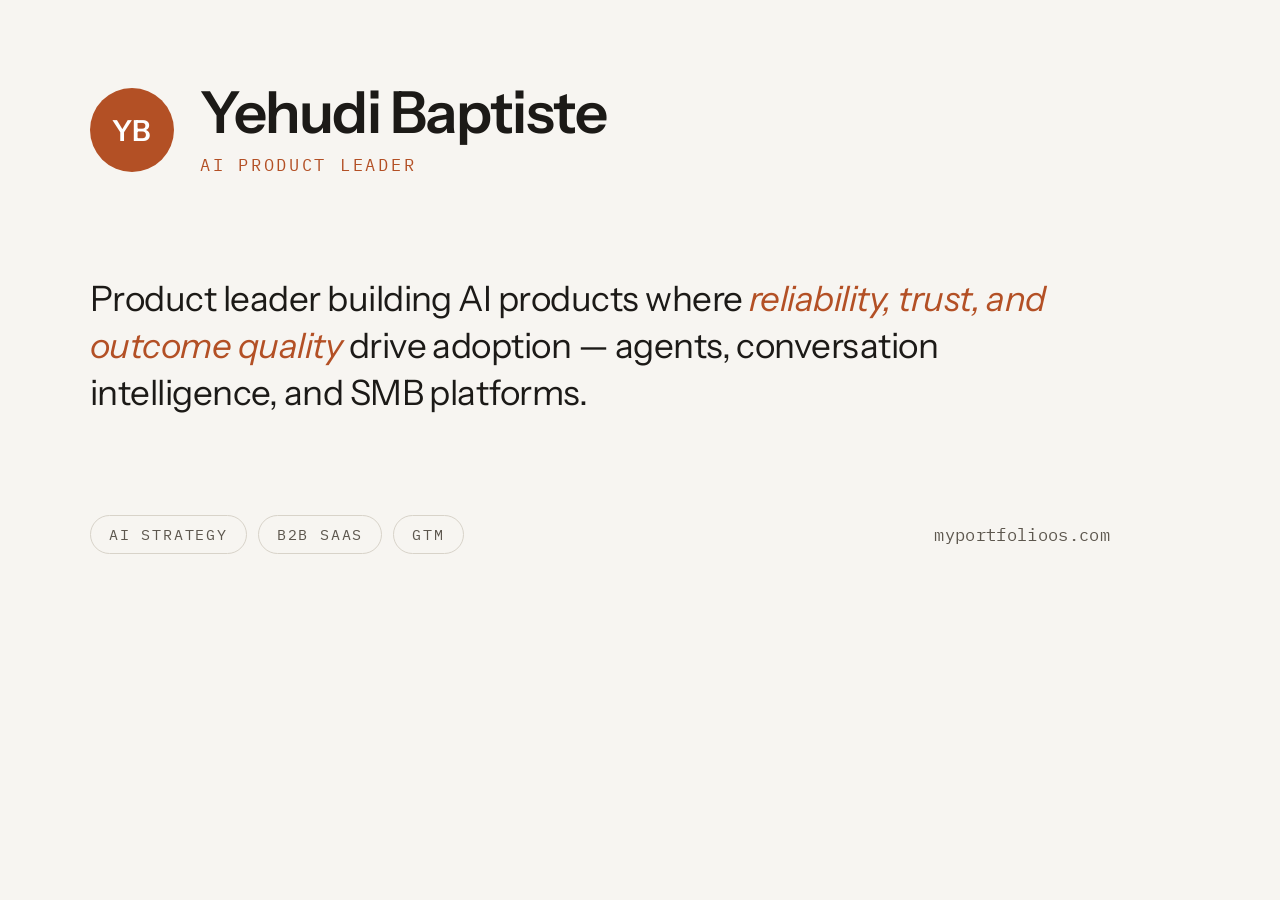
<file: assets/og-image.html>
<!DOCTYPE html>
<html lang="en">
<head>
<meta charset="utf-8">
<!--
  SOURCE FOR assets/og-image.png — the link preview card.

  Regenerate after any change to the name, title or positioning line:

    cd ~/portfolio_projects/myportfolioos_site
    "/Applications/Google Chrome.app/Contents/MacOS/Google Chrome" \
      --headless --disable-gpu --no-sandbox --hide-scrollbars \
      --user-data-dir=/tmp/og --virtual-time-budget=8000 \
      --window-size=1200,630 --screenshot=assets/og-image.png \
      "file://$PWD/assets/og-image.html"
    pkill -f /tmp/og

  1200x630 is the size LinkedIn, Slack and iMessage all crop least. Everything
  important sits inside a 90px margin because some clients crop to 1.91:1 and
  others to a square thumbnail.
-->
<link rel="preconnect" href="https://fonts.googleapis.com">
<link rel="preconnect" href="https://fonts.gstatic.com" crossorigin>
<link href="https://fonts.googleapis.com/css2?family=Instrument+Sans:ital,wght@0,400;0,500;0,600;1,400&family=IBM+Plex+Mono:wght@400;500&display=swap" rel="stylesheet">
<style>
  /* Palette copied from landing.css on purpose: the card and the page have to
     look like the same object when someone clicks through from the preview. */
  :root {
    --bg:      #f7f5f1;
    --surface: #fbfaf7;
    --text:    #1c1a17;
    --muted:   #5d574e;
    --line:    #e4e0d8;
    --chip:    #d8d3c9;
    --accent:  oklch(0.55 0.14 42);
    --sans: 'Instrument Sans', system-ui, -apple-system, sans-serif;
    --mono: 'IBM Plex Mono', ui-monospace, Menlo, monospace;
  }
  * { box-sizing: border-box; margin: 0; padding: 0; }
  html, body { width: 1200px; height: 630px; overflow: hidden; }
  body {
    background: var(--bg);
    color: var(--text);
    font-family: var(--sans);
    -webkit-font-smoothing: antialiased;
    display: flex;
    flex-direction: column;
    justify-content: space-between;
    padding: 84px 90px 76px;
  }

  .top { display: flex; align-items: center; gap: 26px; }
  .avatar {
    width: 84px; height: 84px;
    flex: none;
    border-radius: 50%;
    background: var(--accent);
    color: #fff;
    display: flex; align-items: center; justify-content: center;
    font-size: 29px; font-weight: 600; letter-spacing: 0.02em;
  }
  .name { font-size: 58px; font-weight: 600; letter-spacing: -0.025em; line-height: 1; }
  .role {
    font-family: var(--mono);
    font-size: 17px;
    letter-spacing: 0.16em;
    text-transform: uppercase;
    color: var(--accent);
    margin-top: 12px;
  }

  .lede {
    font-size: 35px;
    line-height: 1.35;
    letter-spacing: -0.015em;
    max-width: 1010px;
  }
  .lede em { font-style: italic; color: var(--accent); }

  .bottom { display: flex; align-items: center; gap: 14px; }
  .tags { display: flex; gap: 11px; }
  .tags span {
    font-family: var(--mono);
    font-size: 15px;
    letter-spacing: 0.12em;
    text-transform: uppercase;
    color: var(--muted);
    border: 1.5px solid var(--chip);
    border-radius: 999px;
    padding: 9px 18px;
  }
  .spacer { flex: 1; }
  .domain { font-family: var(--mono); font-size: 17px; color: var(--muted); letter-spacing: 0.02em; }
</style>
</head>
<body>

  <div class="top">
    <div class="avatar">YB</div>
    <div>
      <div class="name">Yehudi Baptiste</div>
      <div class="role">AI Product Leader</div>
    </div>
  </div>

  <p class="lede">Product leader building AI products where <em>reliability, trust, and outcome quality</em> drive adoption — agents, conversation intelligence, and SMB platforms.</p>

  <div class="bottom">
    <div class="tags">
      <span>AI Strategy</span>
      <span>B2B SaaS</span>
      <span>GTM</span>
    </div>
    <div class="spacer"></div>
    <div class="domain">myportfolioos.com</div>
  </div>

</body>
</html>
</file>
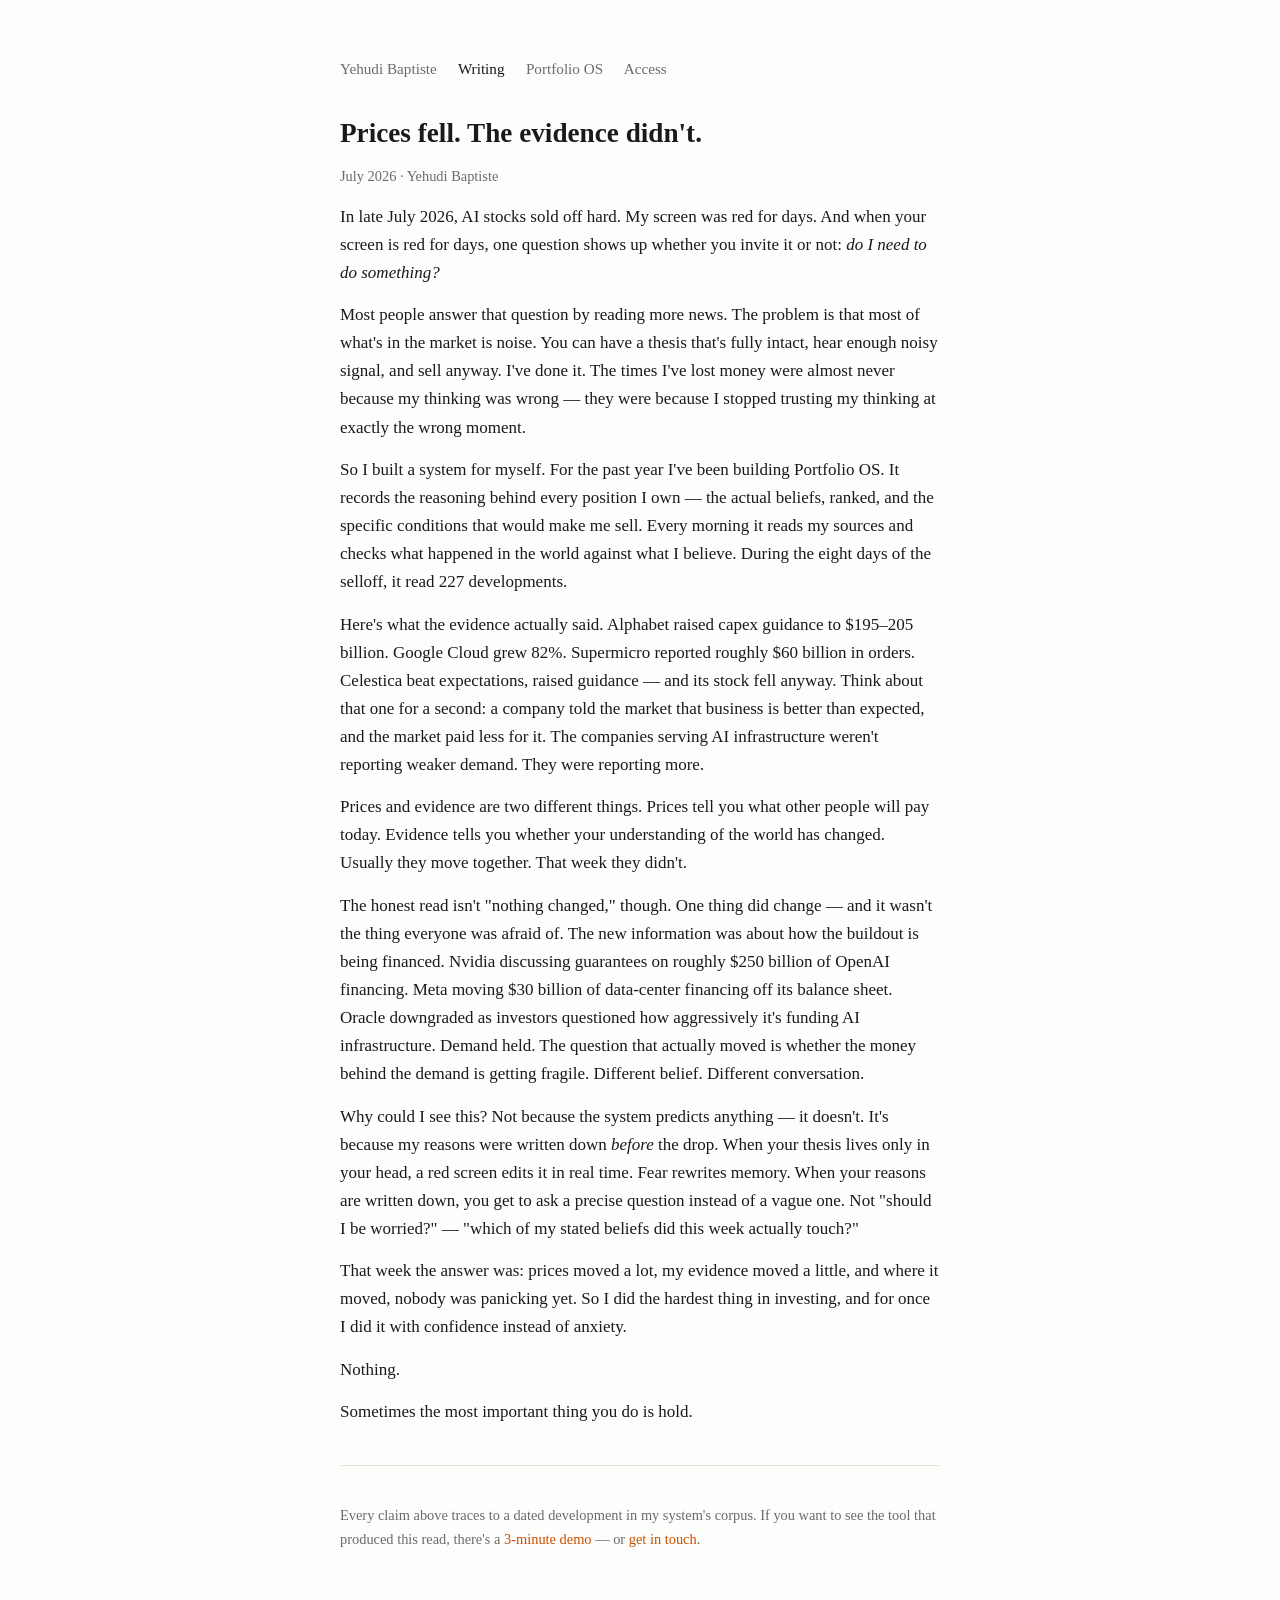
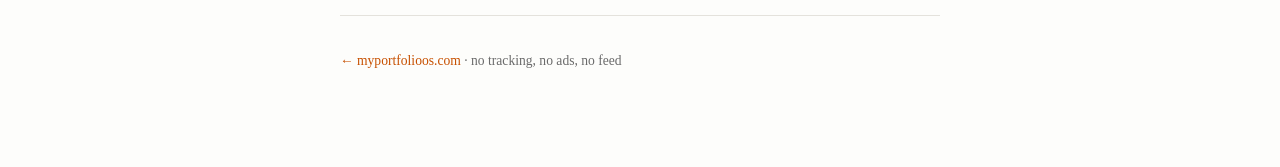
<file: writing/prices-fell-evidence-didnt.html>
<!DOCTYPE html>
<html lang="en">
<head>
<meta charset="utf-8">
<meta name="viewport" content="width=device-width, initial-scale=1">
<title>Prices fell. The evidence didn't. — Portfolio OS</title>
<meta name="description" content="In late July 2026, AI stocks sold off hard. My system read 227 developments over eight days. What it found is not what the prices implied.">
<link rel="stylesheet" href="../style.css">
</head>
<body>
<main>
<nav>
  <a href="/">Yehudi Baptiste</a>
  <a class="here" href="/writing/prices-fell-evidence-didnt.html">Writing</a>
  <a href="/#portfolio-os">Portfolio OS</a>
  <a href="/#access">Access</a>
</nav>

<h1>Prices fell. The evidence didn't.</h1>
<p class="meta">July 2026 · Yehudi Baptiste</p>

<p>In late July 2026, AI stocks sold off hard. My screen was red for days. And when your screen is red for days, one question shows up whether you invite it or not: <em>do I need to do something?</em></p>

<p>Most people answer that question by reading more news. The problem is that most of what's in the market is noise. You can have a thesis that's fully intact, hear enough noisy signal, and sell anyway. I've done it. The times I've lost money were almost never because my thinking was wrong — they were because I stopped trusting my thinking at exactly the wrong moment.</p>

<p>So I built a system for myself. For the past year I've been building Portfolio OS. It records the reasoning behind every position I own — the actual beliefs, ranked, and the specific conditions that would make me sell. Every morning it reads my sources and checks what happened in the world against what I believe. During the eight days of the selloff, it read 227 developments.</p>

<p>Here's what the evidence actually said. Alphabet raised capex guidance to $195–205 billion. Google Cloud grew 82%. Supermicro reported roughly $60 billion in orders. Celestica beat expectations, raised guidance — and its stock fell anyway. Think about that one for a second: a company told the market that business is better than expected, and the market paid less for it. The companies serving AI infrastructure weren't reporting weaker demand. They were reporting more.</p>

<p>Prices and evidence are two different things. Prices tell you what other people will pay today. Evidence tells you whether your understanding of the world has changed. Usually they move together. That week they didn't.</p>

<p>The honest read isn't "nothing changed," though. One thing did change — and it wasn't the thing everyone was afraid of. The new information was about how the buildout is being financed. Nvidia discussing guarantees on roughly $250 billion of OpenAI financing. Meta moving $30 billion of data-center financing off its balance sheet. Oracle downgraded as investors questioned how aggressively it's funding AI infrastructure. Demand held. The question that actually moved is whether the money behind the demand is getting fragile. Different belief. Different conversation.</p>

<p>Why could I see this? Not because the system predicts anything — it doesn't. It's because my reasons were written down <em>before</em> the drop. When your thesis lives only in your head, a red screen edits it in real time. Fear rewrites memory. When your reasons are written down, you get to ask a precise question instead of a vague one. Not "should I be worried?" — "which of my stated beliefs did this week actually touch?"</p>

<p>That week the answer was: prices moved a lot, my evidence moved a little, and where it moved, nobody was panicking yet. So I did the hardest thing in investing, and for once I did it with confidence instead of anxiety.</p>

<p>Nothing.</p>

<p>Sometimes the most important thing you do is hold.</p>

<hr>

<p class="meta">Every claim above traces to a dated development in my system's corpus. If you want to see the tool that produced this read, there's a <a href="https://www.loom.com/share/b07b78b3b69f4e22bdda900296747a83">3-minute demo</a> — or <a href="/#access">get in touch</a>.</p>

<div class="footer">
  <p><a href="/">← myportfolioos.com</a> · no tracking, no ads, no feed</p>
</div>
</main>
</body>
</html>
</file>
<file: landing.css>
/* myportfolioos.com — landing page.
   Built from "Yehudi Baptiste Portfolio.dc.html" (Claude Design canvas).
   The canvas used inline styles and a `style-hover` attribute that only the
   design editor understands; both are real CSS here.
   /writing/ still uses style.css — do not merge the two. */

:root {
  --bg:        #f7f5f1;
  --surface:   #fbfaf7;
  --text:      #1c1a17;
  --text-soft: #3d3830;
  --muted:     #5d574e;
  --faint:     #8a837a;
  --line:      #e4e0d8;
  --line-soft: #ece8e1;
  --chip:      #d8d3c9;
  --dot-off:   #cfc9bd;
  --bubble:    #efece5;
  --accent:    oklch(0.55 0.14 42);
  --live:      oklch(0.62 0.13 150);

  --sans: 'Instrument Sans', system-ui, -apple-system, 'Segoe UI', sans-serif;
  --mono: 'IBM Plex Mono', ui-monospace, SFMono-Regular, Menlo, monospace;

  /* Single-theme light on purpose: this is a controlled brand surface and the
     meddahabdallah.pro reference Yehudi named is light-only. No dark palette is
     defined anywhere in this file — a half-done dark mode reads worse than none. */
  color-scheme: light;
}

* { box-sizing: border-box; }

html { scroll-behavior: smooth; }

body {
  margin: 0;
  background: var(--bg);
  color: var(--text);
  font-family: var(--sans);
  font-size: 16px;
  line-height: 1.5;
  -webkit-font-smoothing: antialiased;
}

a { color: var(--text); text-decoration: none; }
a:hover { color: var(--accent); }

/* A visible focus ring is not optional: every "Try asking" card is reachable
   by keyboard and the design shipped no focus state at all. */
:focus-visible {
  outline: 2px solid var(--accent);
  outline-offset: 3px;
  border-radius: 6px;
}

hr { border: 0; height: 1px; background: var(--line); margin: 0; }

.kicker {
  font-family: var(--mono);
  font-size: 10.5px;
  font-weight: 500;
  letter-spacing: 0.16em;
  text-transform: uppercase;
  color: var(--accent);
  margin: 0 0 14px;
}

.spacer { flex: 1; min-width: 8px; }

/* ---------------------------------------------------------------- header */

.site-header {
  display: flex;
  flex-wrap: wrap;
  align-items: center;
  gap: 16px 24px;
  padding: 18px 32px;
  border-bottom: 1px solid var(--line);
  background: var(--surface);
}

.identity { display: flex; align-items: center; gap: 14px; }

.avatar {
  width: 44px; height: 44px;
  flex: none;
  border-radius: 50%;
  background: var(--accent);
  color: #fff;
  display: flex; align-items: center; justify-content: center;
  font-weight: 600;
  font-size: 15px;
  letter-spacing: 0.02em;
}

.identity .name { font-size: 21px; font-weight: 600; letter-spacing: -0.015em; }

.status {
  display: flex;
  align-items: center;
  gap: 9px;
  margin: 0;
  font-family: var(--mono);
  font-size: 12px;
  color: var(--muted);
}

.dot {
  width: 8px; height: 8px;
  border-radius: 50%;
  background: var(--live);
  animation: pulse 2.4s ease-in-out infinite;
}

.contact { display: flex; flex-wrap: wrap; align-items: center; gap: 20px; font-size: 14.5px; }
/* 21.8px of text is under the 24px minimum hit area; the padding buys the rest. */
.contact a { padding: 4px 0; }

/* ---------------------------------------------------------------- screen */

/* The portfolio + chat occupies exactly one viewport and never scrolls the page —
   the meddahabdallah.pro model. The rail and the transcript scroll inside
   themselves instead. There is no composer and no disclaimer line in v1 — Yehudi
   removed both on 2026-09-11 — so the transcript runs to the bottom edge.
   Below 900px this releases: a locked viewport with a two-column grid is
   unusable on a phone, and the stacked layout scrolls normally. */
.screen {
  height: 100dvh;
  display: flex;
  flex-direction: column;
  overflow: hidden;
}

.site-header { flex: none; }

.stage {
  flex: 1 1 0;
  min-height: 0;
  display: grid;
  grid-template-columns: minmax(340px, 484px) minmax(0, 1fr);
  align-items: stretch;
  overflow: hidden;
}

/* ---------------------------------------------------------------- rail */

/* The rail FITS. Yehudi's instruction on 2026-09-11: "make the whole resume section on
   the left fit inside the panel. i should be able to see education without scrolling."
   So the type scale and the gaps below are sized to land experience AND education AND
   the résumé link inside one panel at 1280x720, the smallest common laptop.
   `overflow-y: auto` stays as a floor for a genuinely tiny window — it is a safety net,
   not the layout. The mask fade is gone with it: a fade over content that is fully
   visible tells the reader there is more when there is not. */
.rail {
  border-right: 1px solid var(--line);
  display: flex;
  flex-direction: column;
  height: 100%;
  min-height: 0;
  overflow: hidden;
}

.rail-scroll {
  flex: 1 1 0;
  min-height: 0;
  overflow-y: auto;
  padding: 30px 34px 22px;
  display: flex;
  flex-direction: column;
  /* Distribution: tagline pinned to the top edge, Education pinned to the bottom,
     Experience distributed between them. Yehudi's ruling, 2026-09-11 — he saw the centred
     version first and asked for this instead.

     `gap` is the FLOOR, not the spacing. It only binds when the content nearly fills the
     column, which is what keeps the rail from scrolling if the real Instrument Sans turns
     out wider than the headless substitute. Above that, the gaps are whatever the height
     leaves over.

     The cost, stated because it is real and it is his call: the gaps track viewport height
     instead of holding a fixed rhythm. 90px at 1440x900, 230px at 1440x1200. The taller the
     window, the further the three groups drift apart. */
  gap: 48px;
  justify-content: space-between;
}
.rail-scroll::-webkit-scrollbar { width: 8px; }
.rail-scroll::-webkit-scrollbar-thumb { background: var(--chip); border-radius: 4px; }
.rail-scroll::-webkit-scrollbar-track { background: transparent; }

.lede {
  margin: 0;
  font-size: 16px;
  font-weight: 400;
  line-height: 1.5;
  letter-spacing: -0.01em;
  text-wrap: pretty;
}
.lede em { font-style: italic; color: var(--accent); }

/* Three pills under the tagline — his instruction 2026-09-12. They replace the "AI Product"
   chip that sat beside his name in the header: the same treatment, moved to where it
   qualifies the positioning statement rather than the masthead. */
.tags {
  display: flex; flex-wrap: wrap; gap: 8px;
  margin: 0; padding: 0;
  list-style: none;
  font-family: var(--mono);
  font-size: 10.5px;
  letter-spacing: 0.12em;
  text-transform: uppercase;
  color: var(--muted);
}
.tags li { border: 1px solid var(--chip); border-radius: 999px; padding: 5px 11px; }

.block { margin: 0; }

/* Experience takes the middle. With the tagline pinned top and Education pinned bottom,
   the leftover height was sitting in two large empty gaps; this puts it inside the section
   instead, so the five roles span the middle of the column rather than clumping at the top
   of it. The gaps between sections fall back to the 56px floor as a result.
   `space-between` on the timeline spreads the roles. The rule on the left is what keeps them
   reading as one list — see the --chip note on `.timeline`, and do not widen these gaps
   without checking that the role gap stays below the height of a role block. */
.block.grow {
  flex: 1 1 auto;
  /* NOT min-height: 0. With it, this block could be squeezed below its own content and
     the timeline silently overflowed it — on 2026-09-12 the last role rendered 39px BELOW
     its container and sat on top of the Education heading, while a box-edge measurement
     still reported a healthy 38px section gap. `auto` makes an overflow push the rail into
     a scroll, which tests.html already fails on, instead of overlapping in silence. */
  min-height: auto;
  /* Capped. Uncapped on a 1200px-tall window the five roles spread to 105px apart and
     stopped reading as one list. Past the cap the leftover goes back to the section gaps,
     where large empty space is harmless. */
  max-height: 470px;
  display: flex;
  flex-direction: column;
}
.block.grow .timeline {
  flex: 1 1 auto;
  justify-content: space-between;
}

.timeline {
  display: flex;
  flex-direction: column;
  gap: 13px;
  margin: 0;
  padding: 0 0 0 20px;
  list-style: none;
  /* --chip, not --line. The roles sit 30-45px apart so the timeline can fill the middle
     of the rail, and this rule is what is supposed to hold them together as one career
     rather than five detached items. At --line it measured 1.21:1 against the background
     — invisible, so the grouping was surviving on proximity alone with about 7px of margin
     at 1440x1200. --chip is already in the palette and actually reads. */
  border-left: 1px solid var(--chip);
}

.timeline li { position: relative; }

.timeline li::before {
  content: "";
  position: absolute;
  left: -24px; top: 7px;
  width: 7px; height: 7px;
  border-radius: 50%;
  background: var(--dot-off);
}
.timeline li.current::before { background: var(--accent); }

/* --faint on --bg measures 3.44:1, under the 4.5:1 AA floor for text below 18px. These
   are the date ranges — the first thing a recruiter scans for recency and tenure.
   --muted measures 6.56:1 and is already in the palette, so no new colour to rule on. */
.timeline .years {
  display: block;
  font-family: var(--mono);
  font-size: 11px;
  line-height: 1.25;
  letter-spacing: 0.1em;
  color: var(--muted);
}
.timeline .role {
  display: block;
  font-size: 15px;
  line-height: 1.3;
  font-weight: 600;
  letter-spacing: -0.01em;
  margin-top: 1px;
}
.timeline .org {
  display: block;
  font-size: 13px;
  line-height: 1.3;
  color: var(--muted);
  margin-top: 1px;
}

.edu {
  display: flex; flex-direction: column; gap: 6px;
  margin: 0; padding: 0;
  list-style: none;
  font-size: 13px;
  line-height: 1.4;
  color: var(--text-soft);
}

.resume {
  flex: none;
  display: flex;
  align-items: center;
  justify-content: space-between;
  gap: 12px;
  border-top: 1px solid var(--line);
  background: var(--bg);
  padding: 14px 32px;
  font-size: 15px;
  font-weight: 500;
}
.resume { transition: background 0.15s, color 0.15s; }
.resume:hover { background: var(--surface); color: var(--accent); }
.resume .arrow { font-size: 15px; transition: transform 0.15s; }
.resume:hover .arrow { transform: translate(2px, -2px); }

/* ---------------------------------------------------------------- panel */

.panel { display: flex; flex-direction: column; min-width: 0; height: 100%; min-height: 0; overflow: hidden; }

.panel-head {
  flex: none;
  display: flex;
  align-items: flex-start;
  gap: 14px;
  padding: 28px 40px;
  border-bottom: 1px solid var(--line);
}

.panel-title { margin: 0; font-size: 20px; font-weight: 600; letter-spacing: -0.015em; }
.panel-sub { margin: 4px 0 0; font-family: var(--mono); font-size: 12px; color: var(--faint); }

.reset {
  flex: none;
  background: none;
  border: 1px solid transparent;
  border-radius: 8px;
  padding: 7px 10px;
  font-family: var(--mono);
  font-size: 12px;
  color: var(--faint);
  cursor: pointer;
}
.reset:hover { border-color: var(--chip); color: var(--text); }

/* Takes all the slack and scrolls inside itself, and is now the bottom edge of the
   screen: the composer and the disclaimer line were both removed on 2026-09-11. */
.transcript {
  flex: 1 1 0;
  min-height: 0;
  overflow-y: auto;
  padding: 34px 40px 20px;
  display: flex;
  flex-direction: column;
  gap: 26px;
}

/* The questions sit at the TOP of the panel — Yehudi's ruling, 2026-09-11, when the intro
   bubble was removed. `is-empty` no longer changes the layout; it is kept because it is
   real state (no conversation yet) that site.js sets and v2 will need. */

.log { display: flex; flex-direction: column; gap: 26px; }
.log:empty { display: none; }

/* messages written by site.js */
.turn { display: flex; flex-direction: column; gap: 8px; animation: fadeUp 0.3s ease both; }
.turn.you { align-items: flex-end; }

.turn .who {
  margin: 0;
  font-family: var(--mono);
  font-size: 10.5px;
  letter-spacing: 0.16em;
  text-transform: uppercase;
  color: var(--faint);
}
.turn.you .who { color: var(--accent); }

.turn.you .bubble {
  max-width: 620px;
  background: var(--bubble);
  border-radius: 14px 14px 4px 14px;
  padding: 13px 17px;
  font-size: 16.5px;
  line-height: 1.55;
}

.turn.ai .bubble { max-width: 760px; }
.turn.ai .bubble p { margin: 0 0 14px; font-size: 17px; line-height: 1.65; text-wrap: pretty; }
.turn.ai .bubble p:last-child { margin-bottom: 0; }

/* Long-form answer structure. The first-principles answer has six sections, two lists
   and two formulas; the other three are plain paragraphs and are unaffected by these
   rules. Styled on `.turn.ai .bubble` and `.qa-item .answer` together so the no-JS
   fallback renders identically to the replayed version. */
.turn.ai .bubble h4,
.qa-item .answer h4 {
  margin: 26px 0 10px;
  font-size: 16px;
  font-weight: 600;
  letter-spacing: -0.01em;
  line-height: 1.35;
}
.turn.ai .bubble h4:first-child,
.qa-item .answer h4:first-child { margin-top: 0; }

.turn.ai .bubble ul,
.qa-item .answer ul {
  margin: 0 0 14px;
  padding-left: 20px;
}
.turn.ai .bubble li,
.qa-item .answer li {
  font-size: 17px;
  line-height: 1.6;
  margin-bottom: 6px;
  text-wrap: pretty;
}
.turn.ai .bubble li:last-child,
.qa-item .answer li:last-child { margin-bottom: 0; }

/* The two formulas — "Goal → Governance → …" and "Context + Memory + State". Mono and
   accented so they read as the spine of the argument rather than as another sentence. */
.turn.ai .bubble .chain,
.qa-item .answer .chain {
  font-family: var(--mono);
  font-size: 13.5px;
  line-height: 1.6;
  letter-spacing: 0.02em;
  color: var(--accent);
  background: var(--surface);
  border: 1px solid var(--line);
  border-radius: 10px;
  padding: 12px 14px;
  margin: 0 0 16px;
}

/* ---------------------------------------------------------------- try asking */

.qa { margin-top: 6px; }

/* One column. Two columns orphaned the third card when the set went from six questions
   to three on 2026-09-11, and these questions are longer, so full width reads better. */
.qa-grid {
  display: grid;
  grid-template-columns: minmax(0, 1fr);
  gap: 12px;
  max-width: 760px;
}

.ask {
  text-align: left;
  display: flex;
  align-items: center;
  justify-content: space-between;
  gap: 14px;
  width: 100%;
  background: var(--surface);
  border: 1px solid var(--line);
  border-radius: 12px;
  /* Full-width and only three of them since 2026-09-11. At the old 15px/51px they read as
     thin strips in a large empty panel, and the empty space outgrew the conversation on a
     tall screen — the `void does not dominate` assertion caught it. More presence is the
     fix for both. */
  padding: 24px 20px;
  font-family: var(--sans);
  font-size: 15.5px;
  color: var(--text);
  cursor: pointer;
  transition: border-color 0.15s, background 0.15s, transform 0.15s, box-shadow 0.15s;
}
.ask:hover {
  border-color: var(--accent);
  background: #fff;
  transform: translateY(-1px);
  box-shadow: 0 2px 10px rgba(28, 26, 23, 0.05);
}
.ask:active { transform: translateY(0); box-shadow: none; }
.ask[aria-disabled="true"] { opacity: 0.45; cursor: default; }
.ask[aria-disabled="true"]:hover { border-color: var(--line); background: var(--surface); }
.ask .arrow {
  color: var(--chip);
  font-size: 13px;
  flex: none;
  transition: color 0.15s, transform 0.15s;
}
.ask:hover .arrow { color: var(--accent); transform: translate(2px, -2px); }

/* No-JS / pre-enhancement view: the questions and answers are plain readable
   content. site.js replaces this with the card grid. */
.qa-item { max-width: 760px; margin: 0 0 28px; }
.qa-item h3 { margin: 0 0 10px; font-size: 17px; font-weight: 600; letter-spacing: -0.01em; }
.qa-item .answer p { margin: 0 0 14px; font-size: 17px; line-height: 1.65; text-wrap: pretty; }
.qa-item .answer p:last-child { margin-bottom: 0; }

/* The panel's bottom edge. Two things were true after the composer came out: the right
   column just stopped mid-air while the rail terminated deliberately, and nothing on the
   first screen pointed at the Portfolio OS section — the Loom demo, the essay and the
   booking link all live below a fold with no scrollbar to hint at it. One quiet row fixes
   both. It is NOT the disclaimer Yehudi deleted: different words, different position,
   and it is a link to somewhere rather than a caption about the page. */
.panel-foot {
  flex: none;
  border-top: 1px solid var(--line);
  padding: 13px 40px;
  background: var(--surface);
}
.panel-foot a {
  font-family: var(--mono);
  font-size: 11.5px;
  letter-spacing: 0.04em;
  color: var(--muted);
  display: inline-block;
  padding: 4px 0;
}
.panel-foot a:hover { color: var(--accent); }

/* ---------------------------------------------------------------- portfolio os */

.product {
  border-top: 1px solid var(--line);
  background: var(--surface);
  padding: 64px 32px 72px;
}

.product-inner { max-width: 720px; margin: 0 auto; }

.product-title {
  margin: 0 0 18px;
  font-size: 28px;
  font-weight: 600;
  letter-spacing: -0.02em;
  line-height: 1.25;
}

.product-lede {
  margin: 0 0 24px;
  font-size: 19px;
  line-height: 1.55;
  letter-spacing: -0.01em;
  color: var(--text);
  text-wrap: pretty;
}

.product p { font-size: 16.5px; line-height: 1.65; color: var(--text-soft); text-wrap: pretty; }

.product h4 {
  margin: 36px 0 12px;
  font-size: 17px;
  font-weight: 600;
  letter-spacing: -0.01em;
}

.product a { text-decoration: underline; text-underline-offset: 2px; text-decoration-color: var(--chip); }
.product a:hover { text-decoration-color: var(--accent); }

.principles { margin: 0; padding-left: 20px; }
.principles li { font-size: 16.5px; line-height: 1.65; color: var(--text-soft); margin-bottom: 12px; }

.cta {
  border: 1px solid var(--line);
  border-radius: 14px;
  background: var(--bg);
  padding: 20px 22px;
  margin: 32px 0;
}
.cta p { margin: 0 0 10px; }
.cta p:last-child { margin-bottom: 0; }

.writing-list { margin: 0; padding-left: 20px; }
.writing-list li { font-size: 16.5px; line-height: 1.65; }
.writing-list .meta { color: var(--faint); font-size: 14px; }

/* ---------------------------------------------------------------- footer */

.site-footer {
  border-top: 1px solid var(--line);
  padding: 28px 32px 40px;
  text-align: center;
}
.site-footer p { margin: 0; font-family: var(--mono); font-size: 11px; color: var(--faint); }

/* ---------------------------------------------------------------- motion */

@keyframes pulse { 0%, 100% { opacity: 1; } 50% { opacity: 0.35; } }
@keyframes fadeUp { from { opacity: 0; transform: translateY(6px); } to { opacity: 1; transform: none; } }

@media (prefers-reduced-motion: reduce) {
  html { scroll-behavior: auto; }
  .dot { animation: none; }
  .turn { animation: none; }
  .ask:hover { transform: none; }
  * { transition-duration: 0.01ms !important; }
}

/* SPARE HEIGHT GOES TO THE SECTION BOUNDARIES FIRST.
   `.block.grow .timeline` uses space-between, so on a short screen it claimed the leftover
   height before `.rail-scroll` could — roles spread to 26px while the section gaps stayed
   pinned at their 24px floor. At 1366x768 and 1024x768 that produced a 25px gap above
   EDUCATION against a 26px gap between roles: a ratio of 0.96, so the heading read as a
   sixth entry in the timeline. Separation WITHIN a group was being funded ahead of
   separation BETWEEN groups, which is backwards.
   Below 850px tall the timeline holds its 12px floor and stops growing, so everything left
   over flows to the rail's own space-between and widens the boundaries instead. Above that
   there is genuine surplus and filling the middle is the better use of it. */
@media (max-height: 890px) {
  .block.grow { flex: 0 0 auto; }
  .block.grow .timeline { flex: 0 0 auto; justify-content: flex-start; }
}

/* ---------------------------------------------------------------- responsive */

/* 1280x720 and 1366x768 are the common laptop sizes. At 720px tall the transcript
   had 394px of room for 423px of content and clipped the bottom two cards —
   including "Why should we hire you?". Tightening the vertical rhythm buys it back
   without touching the 1440x900 reference rendering. */
/* 890px, not 800px. A 1440x900 display does NOT give the page 900px — Chrome's tab strip
   and URL bar take ~85px, so the real viewport is ~812px. Every tier in this file was
   originally cut against screen dimensions, which left 801-889 uncovered: the full-size
   layout needs ~759px of rail and does not fit until ~890, so a 1440x900 Mac landed in a
   dead band and the rail scrolled with Education below the cut. Verified 2026-09-12 at
   1440x812, 1366x681 and 1280x633. Cut tiers against VIEWPORT height, never screen size. */
@media (max-height: 890px) {
  .panel-head { padding: 18px 40px; }
  .transcript { padding: 22px 40px 22px; gap: 20px; }
  .qa-grid { gap: 10px; }
  .ask { padding: 12px 15px; }
  /* The lede is the <h1> and the only statement of positioning. At 14.5px it rendered
     SMALLER than the 15px card labels — inverted hierarchy on the commonest laptop.
     Floored at 16px; the space comes back out of padding, not out of type.
     The section gap stays generous even here — the whole point of the wider column is
     that the rhythm survives the short-laptop tier instead of being the first thing cut. */
  /* 2026-09-12: the three pills cost the rail ~71px, and it came straight out of the
     space Experience was using to fill the middle — role gaps fell to 7px here and 4px at
     1280x720, where the gap between roles equalled the leading INSIDE a role and five
     entries read as ten alternating lines.
     The pixels come back from the section gap and the padding, not from role separation.
     38px between sections is still roughly 3x the gap between roles, so the three groups
     stay obviously separate while the roles read as five entries again. */
  .rail-scroll { padding: 8px 30px 6px; gap: 24px; }
  .tags li { padding: 4px 9px; font-size: 10px; }
  .lede { font-size: 16px; line-height: 1.4; }
  /* 12px is the floor, not a preference: internal leading inside a role is ~4px, so the
     separator has to beat it by about 3x to read as a separator at all. `space-between` on
     .block.grow pushes this above 12 whenever there is slack; this is what it falls back to
     when there is none. tests.html asserts 12 <= roleGap <= roleBlockHeight. */
  .timeline { gap: 12px; padding-left: 18px; }
  .timeline li::before { left: -22px; top: 6px; width: 6px; height: 6px; }
  .timeline .years { font-size: 10.5px; line-height: 1.2; }
  .timeline .role { font-size: 14px; line-height: 1.25; margin-top: 0; }
  .timeline .org { font-size: 12.5px; line-height: 1.25; }
  .edu { gap: 3px; font-size: 12px; line-height: 1.35; }
  .kicker { margin-bottom: 10px; }
  .resume { padding: 10px 28px; font-size: 14px; }
}

/* Third tier. A 1366x768 laptop gives ~681px of viewport and a 1280x720 gives ~633px —
   below what the compact tier can hold once the pills are in. Everything here is squeezed
   from padding, leading and the section gap; the 12px role floor and the 16px lede are NOT
   touched, because those are the two constraints that stop the timeline collapsing and the
   h1 falling below the card labels. */
@media (max-height: 700px) {
  .rail-scroll { padding: 2px 28px 2px; gap: 20px; }
  .lede { font-size: 16px; line-height: 1.35; }
  .tags li { padding: 3px 8px; }
  .kicker { margin-bottom: 4px; }
  .timeline .years { font-size: 10px; line-height: 1.15; }
  .timeline .role { font-size: 13px; line-height: 1.2; }
  .timeline .org { font-size: 11.5px; line-height: 1.2; }
  .edu { gap: 2px; font-size: 11px; line-height: 1.25; }
  .resume { padding: 8px 28px; font-size: 13.5px; }
}

@media (max-width: 900px) {
  .screen { height: auto; overflow: visible; }
  .panel-foot { padding: 12px 24px; }
  /* `flex: none` is load-bearing. .stage is `flex: 1 1 0` in the desktop rule; once
     .screen stops being a fixed-height flex column, a flex-basis of 0 collapses the
     grid to 0px and every child paints on top of everything below it. Measured at
     390x844 before this line: stage height 0, content 1072px, unreadable. */
  .stage { flex: none; grid-template-columns: 1fr; overflow: visible; }
  .rail { height: auto; overflow: visible; }
  .rail-scroll { flex: none; overflow: visible; padding: 32px 24px 24px; gap: 24px; }
  .resume { padding: 18px 24px; }
  .panel { height: auto; overflow: visible; }
  .transcript { flex: none; overflow: visible; }

  .rail {
    border-right: 0;
    border-bottom: 1px solid var(--line);
    padding: 32px 24px 40px;
  }

  .site-header { padding: 16px 24px; gap: 12px 18px; }
  .identity .name { font-size: 19px; }
  .panel-head { padding: 24px 24px; }
  .transcript { padding: 28px 24px 28px; }
  .product { padding: 48px 24px 56px; }
  .qa-grid { grid-template-columns: 1fr; }
}

@media (max-width: 560px) {
  .status { order: 3; width: 100%; }
  .contact { order: 4; width: 100%; gap: 14px; font-size: 13.5px; }
  .product-title { font-size: 24px; }
  .product-lede { font-size: 17.5px; }
}
</file>
<file: style.css>
:root {
  --bg: #fdfdfb;
  --text: #1a1a1a;
  --muted: #6b6b6b;
  --accent: #c75000;
  --rule: #e4e2dc;
  --code-bg: #f3f2ee;
}
@media (prefers-color-scheme: dark) {
  :root {
    --bg: #121212;
    --text: #e6e4df;
    --muted: #9a978f;
    --accent: #f08a3c;
    --rule: #2c2b28;
    --code-bg: #1e1d1a;
  }
}
* { box-sizing: border-box; }
body {
  margin: 0;
  background: var(--bg);
  color: var(--text);
  font-family: Georgia, 'Times New Roman', serif;
  font-size: 17px;
  line-height: 1.65;
}
main {
  max-width: 640px;
  margin: 0 auto;
  padding: 3.5rem 1.25rem 5rem;
}
h1, h2, h3 {
  font-family: Georgia, serif;
  font-weight: 700;
  line-height: 1.25;
}
h1 { font-size: 1.7rem; margin: 0 0 0.4rem; }
h2 { font-size: 1.15rem; margin: 2.6rem 0 0.6rem; }
p { margin: 0.9rem 0; }
a { color: var(--accent); text-decoration: none; }
a:hover { text-decoration: underline; }
hr { border: none; border-top: 1px solid var(--rule); margin: 2.4rem 0; }
ul { padding-left: 1.2rem; }
li { margin: 0.45rem 0; }
.tagline { color: var(--muted); font-style: italic; margin-top: 0; }
.meta { color: var(--muted); font-size: 0.9rem; }
.footer {
  margin-top: 4rem;
  padding-top: 1.2rem;
  border-top: 1px solid var(--rule);
  color: var(--muted);
  font-size: 0.85rem;
}
.cta {
  border: 1px solid var(--rule);
  border-left: 3px solid var(--accent);
  padding: 1rem 1.2rem;
  margin: 1.6rem 0;
  background: var(--code-bg);
}
.cta p { margin: 0.5rem 0; }
blockquote {
  margin: 1.2rem 0;
  padding-left: 1rem;
  border-left: 3px solid var(--rule);
  color: var(--muted);
}
nav { margin-bottom: 2.2rem; font-size: 0.95rem; }
nav a { margin-right: 1.1rem; color: var(--muted); }
nav a.here { color: var(--text); }
</file>
